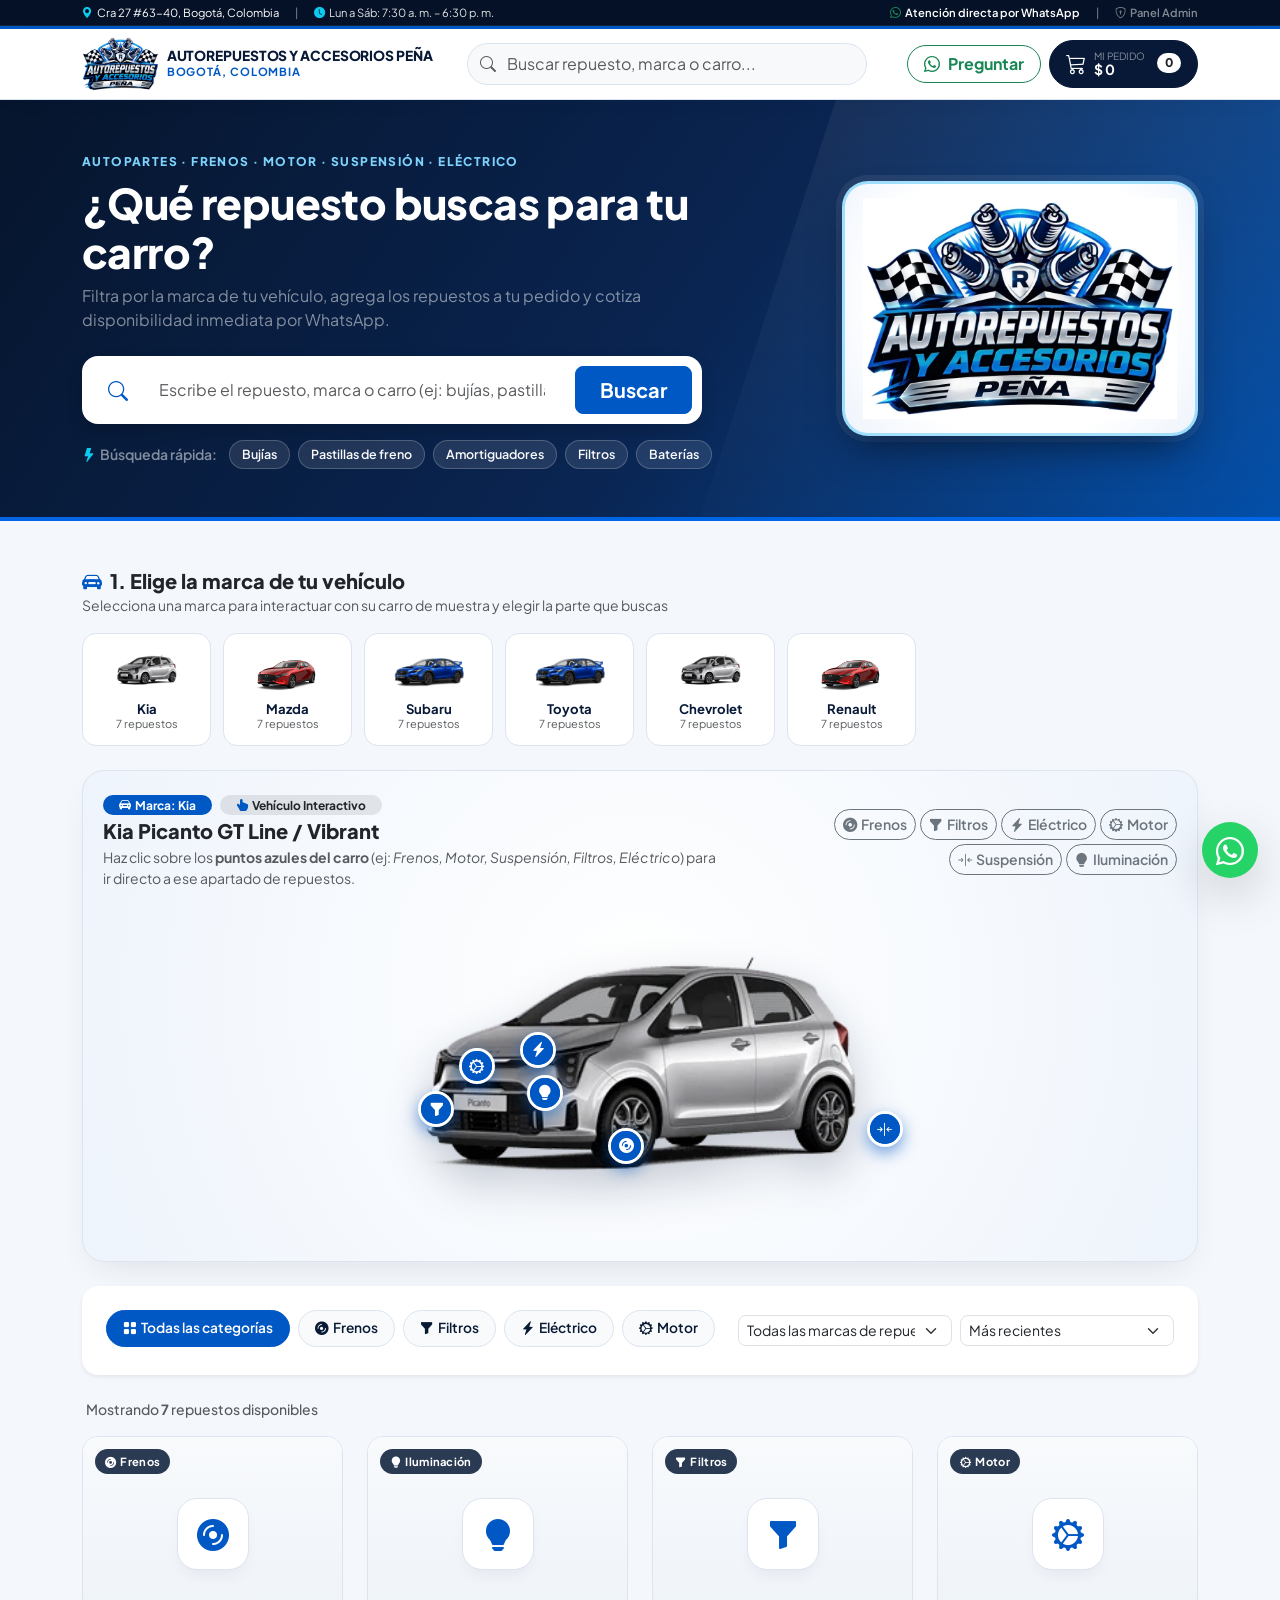
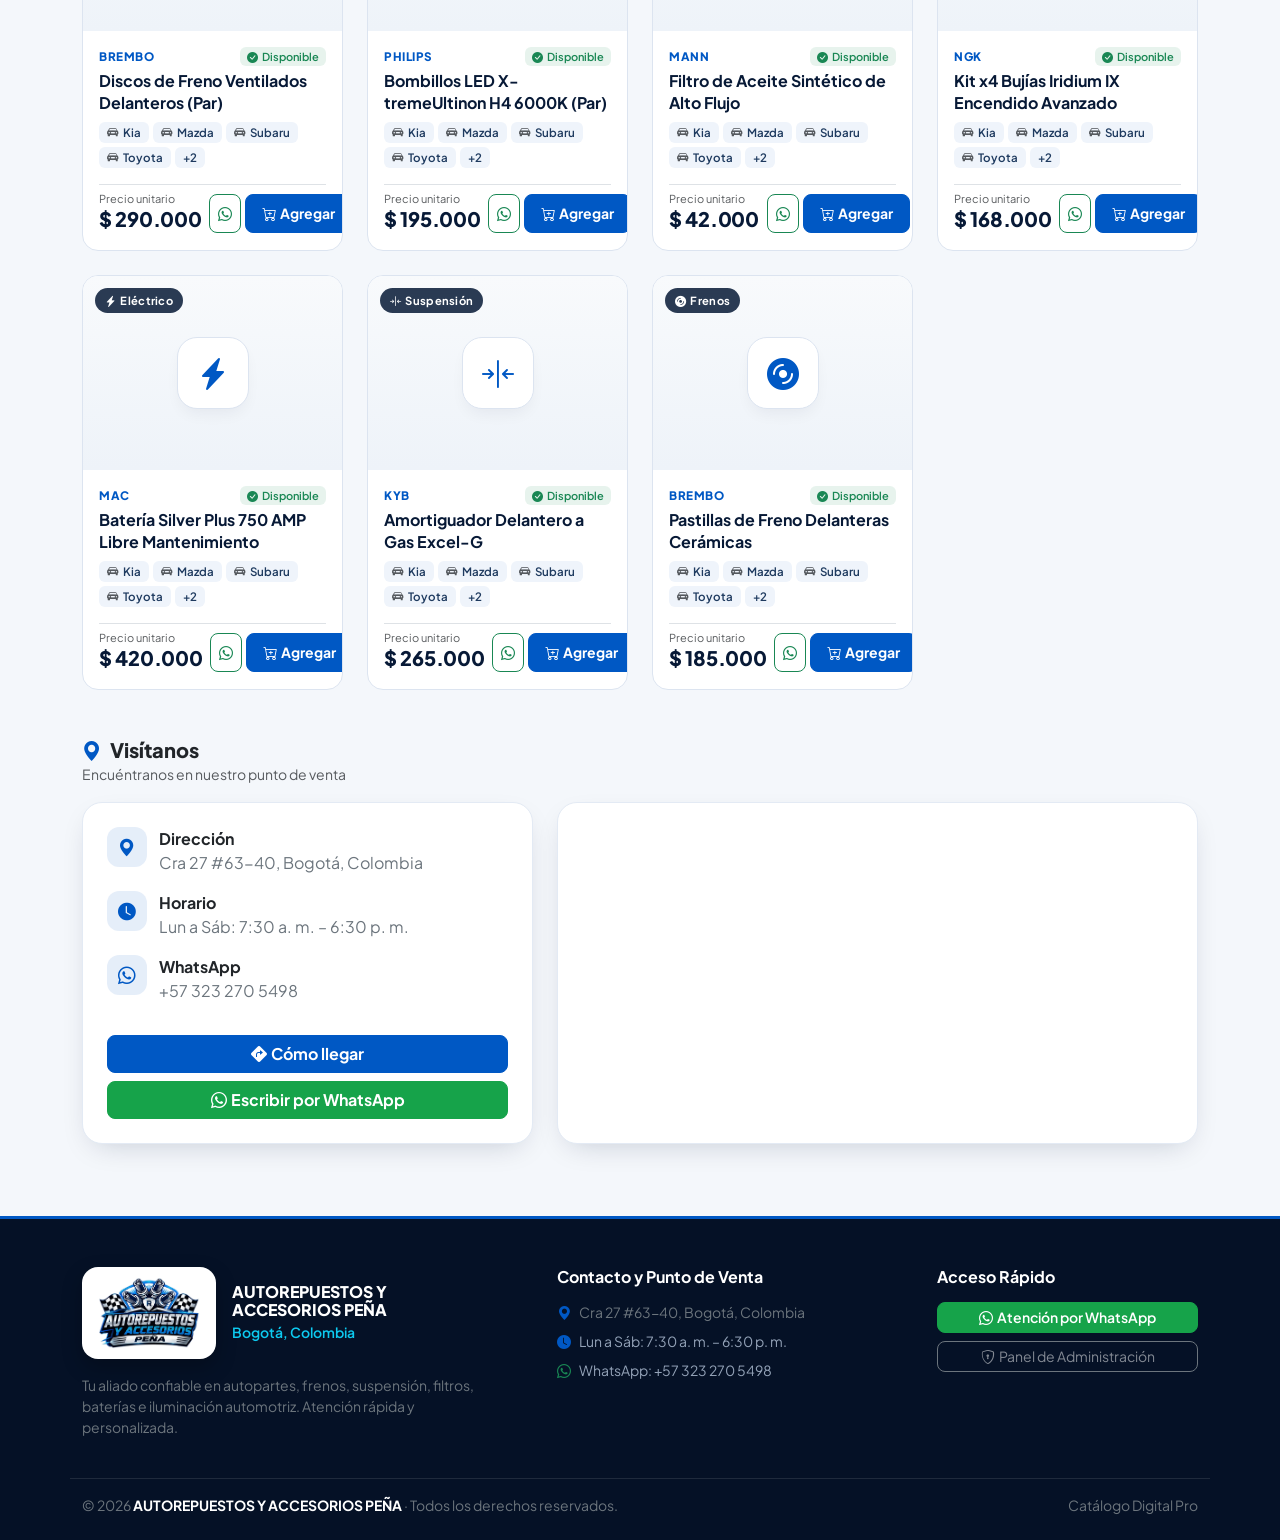
<file: index.html>
<!DOCTYPE html>
<html lang="es">
<head>
  <meta charset="utf-8">
  <meta name="viewport" content="width=device-width, initial-scale=1">
  <title>Autorepuestos y Accesorios Peña · Catálogo</title>
  <!-- Google Fonts -->
  <link rel="preconnect" href="https://fonts.googleapis.com">
  <link rel="preconnect" href="https://fonts.gstatic.com" crossorigin>
  <link href="https://fonts.googleapis.com/css2?family=Plus+Jakarta+Sans:wght@400;500;600;700;800&display=swap" rel="stylesheet">
  <!-- Bootstrap 5.3 CSS & Icons -->
  <link href="https://cdn.jsdelivr.net/npm/bootstrap@5.3.3/dist/css/bootstrap.min.css" rel="stylesheet">
  <link href="https://cdn.jsdelivr.net/npm/bootstrap-icons@1.11.3/font/bootstrap-icons.min.css" rel="stylesheet">
  <!-- Estilos con Cache-Buster -->
  <link rel="stylesheet" href="assets/css/app.css?v=5.0">
  <!-- Estilos críticos embebidos contra caché de servidor -->
  <style>
/* ==========================================================================
   AUTOREPUESTOS Y ACCESORIOS PEÑA · ESTILOS CLIENTE (BRAND BLUE) vs ADMIN ERP
   ========================================================================== */

:root {
  /* Paleta Oficial inspirada en el Logo (Azul Cobalto Eléctrico + Navy Profundo + Cromo) */
  --tp-accent: #0058c4;
  --tp-accent-hover: #004499;
  --tp-accent-light: #38bdf8;
  --tp-accent-soft: #eff6ff;
  --tp-dark: #071936;
  --tp-dark-2: #0c2754;
  --tp-bg: #f4f7fb;
  --tp-card: #ffffff;
  --tp-text: #091a34;
  --tp-muted: #5b6b82;
  --tp-border: #dce4f0;
  --tp-wa: #16a34a;
  --tp-wa-hover: #15803d;

  /* Paleta Panel Admin (Enterprise Backoffice) */
  --adm-primary: #1e293b;
  --adm-accent: #0058c4;
  --adm-sidebar: #0b1120;
  --adm-sidebar-hover: #1e293b;
  --adm-bg: #f1f5f9;
}

* {
  box-sizing: border-box;
}

body {
  font-family: 'Plus Jakarta Sans', system-ui, -apple-system, "Segoe UI", Roboto, sans-serif;
  color: var(--tp-text);
  background-color: var(--tp-bg);
  margin: 0;
  overflow-x: hidden;
}

.fw-extrabold {
  font-weight: 800;
}

.text-accent {
  color: var(--tp-accent) !important;
}

.bg-accent {
  background-color: var(--tp-accent) !important;
}

.btn-accent {
  background-color: var(--tp-accent);
  border-color: var(--tp-accent);
  color: #fff;
}
.btn-accent:hover, .btn-accent:focus {
  background-color: var(--tp-accent-hover);
  border-color: var(--tp-accent-hover);
  color: #fff;
}

.btn-whatsapp {
  background-color: var(--tp-wa);
  border-color: var(--tp-wa);
  color: #fff;
}
.btn-whatsapp:hover, .btn-whatsapp:focus {
  background-color: var(--tp-wa-hover);
  border-color: var(--tp-wa-hover);
  color: #fff;
}

/* ==========================================================================
   1. VISTA CLIENTE (TIENDA / CATÁLOGO PÚBLICO)
   ========================================================================== */

.tp-topbar {
  background-color: #051126;
  color: rgba(255, 255, 255, 0.88);
  font-size: 0.8rem;
  border-bottom: 1px solid rgba(255, 255, 255, 0.08);
}

.hover-white:hover {
  color: #fff !important;
}

.tp-navbar {
  background: #ffffff;
  border-top: 3px solid var(--tp-accent);
  border-bottom: 1px solid var(--tp-border);
  box-shadow: 0 6px 20px -8px rgba(7, 25, 54, 0.08);
  z-index: 1020;
}

.tp-nav-logo {
  height: 52px;
  width: auto;
  object-fit: contain;
  transition: transform 0.2s ease;
}
.navbar-brand:hover .tp-nav-logo {
  transform: scale(1.04);
}

.tp-brand-title {
  font-weight: 800;
  font-size: 1.15rem;
  color: var(--tp-dark);
  letter-spacing: -0.3px;
  line-height: 1.05;
  text-transform: uppercase;
}

.tp-brand-sub {
  font-size: 0.7rem;
  font-weight: 700;
  text-transform: uppercase;
  letter-spacing: 0.9px;
  color: var(--tp-accent);
}

.tp-nav-search .form-control,
.tp-nav-search .input-group-text {
  border-color: var(--tp-border);
  border-radius: 99px;
  padding-top: 0.5rem;
  padding-bottom: 0.5rem;
}
.tp-nav-search .form-control:focus {
  box-shadow: none;
  border-color: var(--tp-accent);
  background-color: #fff !important;
}
.tp-nav-search .input-group:focus-within .input-group-text {
  border-color: var(--tp-accent);
  background-color: #fff !important;
  color: var(--tp-accent) !important;
}

.tp-cart-btn {
  background: var(--tp-dark);
  color: #fff;
  border: 1px solid var(--tp-dark);
  transition: all 0.2s ease;
}
.tp-cart-btn:hover, .tp-cart-btn:focus {
  background: var(--tp-accent);
  border-color: var(--tp-accent);
  color: #fff;
}

/* Hero Banner Sencillo, Automotriz y Centrado en el Logo */
.tp-hero {
  background: linear-gradient(125deg, #06152d 0%, #0a2552 55%, #004da8 100%);
  position: relative;
  overflow: hidden;
  border-bottom: 4px solid #0066e6;
}

/* Franja diagonal deportiva sutil (estilo automotriz limpio, no IA) */
.tp-hero::before {
  content: "";
  position: absolute;
  top: 0;
  right: -8%;
  width: 48%;
  height: 100%;
  background: linear-gradient(180deg, rgba(255, 255, 255, 0.06) 0%, rgba(255, 255, 255, 0.01) 100%);
  transform: skewX(-18deg);
  pointer-events: none;
}

.tp-kicker {
  font-size: 0.75rem;
  font-weight: 800;
  letter-spacing: 1.4px;
  color: #7dd3fc;
}

.tp-hero-title {
  font-size: clamp(1.75rem, 3.4vw, 2.65rem);
  font-weight: 800;
  letter-spacing: -0.6px;
  line-height: 1.15;
}

.tp-hero-sub {
  font-size: 1rem;
  max-width: 560px;
  line-height: 1.5;
}

/* Placa blanca/cromo para destacar el Logo Oficial con 100% de contraste */
.tp-logo-showcase {
  background: radial-gradient(circle at 50% 45%, #ffffff 65%, #eef4fc 100%);
  border: 3px solid rgba(56, 189, 248, 0.45);
  border-radius: 26px;
  padding: 20px 26px;
  max-width: 340px;
  box-shadow:
    0 20px 40px -12px rgba(3, 10, 24, 0.65),
    0 0 0 6px rgba(255, 255, 255, 0.07);
  transition: transform 0.25s ease;
}
.tp-logo-showcase:hover {
  transform: translateY(-3px);
}
.tp-hero-logo {
  max-height: 210px;
  width: auto;
  display: block;
  margin: 0 auto;
}

.tp-search-box {
  max-width: 620px;
  border: 2px solid rgba(255, 255, 255, 0.15);
}

.tp-quick-tag {
  background: rgba(255, 255, 255, 0.1);
  border: 1px solid rgba(255, 255, 255, 0.2);
  color: #f8fafc;
  font-size: 0.78rem;
  font-weight: 600;
  padding: 4px 12px;
  border-radius: 99px;
  transition: all 0.15s ease;
}
.tp-quick-tag:hover {
  background: #ffffff;
  border-color: #ffffff;
  color: var(--tp-dark);
}

/* Strip de Marcas de Vehículos */
.tp-vehicle-strip {
  display: grid;
  grid-template-columns: repeat(auto-fill, minmax(125px, 1fr));
  gap: 12px;
}

.tp-vehicle-card {
  background: var(--tp-card);
  border: 1.5px solid var(--tp-border);
  border-radius: 14px;
  padding: 12px 10px;
  display: flex;
  flex-direction: column;
  align-items: center;
  justify-content: center;
  gap: 8px;
  cursor: pointer;
  transition: all 0.2s ease;
  text-align: center;
  min-height: 92px;
}
.tp-vehicle-card:hover {
  border-color: var(--tp-accent);
  transform: translateY(-2px);
  box-shadow: 0 8px 20px -6px rgba(0, 88, 196, 0.16);
}
.tp-vehicle-card.active {
  border-color: var(--tp-accent);
  background: var(--tp-accent-soft);
  box-shadow: 0 0 0 3px rgba(0, 88, 196, 0.15);
}
.tp-vehicle-logo {
  height: 36px;
  width: 72px;
  display: flex;
  align-items: center;
  justify-content: center;
}
.tp-vehicle-logo img {
  max-height: 34px;
  max-width: 68px;
  object-fit: contain;
}
.tp-vehicle-fallback {
  width: 36px;
  height: 36px;
  border-radius: 50%;
  background: #eff6ff;
  color: var(--tp-accent);
  display: grid;
  place-items: center;
  font-weight: 800;
  font-size: 0.95rem;
}
.tp-vehicle-name {
  font-size: 0.82rem;
  font-weight: 700;
  color: var(--tp-dark);
  line-height: 1.1;
}

/* Chips de Categorías */
.tp-chips-scroll {
  scrollbar-width: none;
}
.tp-chips-scroll::-webkit-scrollbar {
  display: none;
}
.tp-chip {
  border: 1px solid var(--tp-border);
  background: #f8fafc;
  color: var(--tp-text);
  border-radius: 99px;
  padding: 7px 16px;
  font-size: 0.86rem;
  font-weight: 600;
  white-space: nowrap;
  transition: all 0.18s ease;
}
.tp-chip:hover {
  border-color: var(--tp-accent);
  color: var(--tp-accent);
  background: #fff;
}
.tp-chip.on {
  background: var(--tp-accent);
  border-color: var(--tp-accent);
  color: #fff;
}

/* Tarjetas de Producto (Catálogo Cliente) */
.tp-product-card {
  background: var(--tp-card);
  border: 1px solid var(--tp-border);
  border-radius: 16px;
  overflow: hidden;
  height: 100%;
  display: flex;
  flex-direction: column;
  transition: all 0.25s cubic-bezier(0.16, 1, 0.3, 1);
  cursor: pointer;
  position: relative;
}
.tp-product-card:hover {
  transform: translateY(-5px);
  border-color: rgba(0, 88, 196, 0.45);
  box-shadow: 0 16px 32px -10px rgba(7, 25, 54, 0.14);
}

.tp-product-img-wrap {
  aspect-ratio: 4 / 3;
  background: linear-gradient(180deg, #f8fafc 0%, #eef3f9 100%);
  position: relative;
  display: flex;
  align-items: center;
  justify-content: center;
  overflow: hidden;
  padding: 16px;
  border-bottom: 1px solid #eef3f9;
}
.tp-product-img-wrap img {
  width: 100%;
  height: 100%;
  object-fit: contain;
  transition: transform 0.35s ease;
}
.tp-product-card:hover .tp-product-img-wrap img {
  transform: scale(1.06);
}
.tp-product-placeholder {
  width: 72px;
  height: 72px;
  border-radius: 20px;
  background: #fff;
  border: 1px solid var(--tp-border);
  box-shadow: 0 8px 16px -4px rgba(7, 25, 54, 0.06);
  display: grid;
  place-items: center;
  font-size: 2rem;
  color: var(--tp-accent);
  font-weight: 800;
}

.tp-cat-badge {
  position: absolute;
  top: 12px;
  left: 12px;
  background: rgba(7, 25, 54, 0.85);
  backdrop-filter: blur(6px);
  color: #fff;
  font-size: 0.7rem;
  font-weight: 700;
  padding: 4px 10px;
  border-radius: 99px;
  letter-spacing: 0.3px;
}

.tp-brand-pill {
  font-size: 0.73rem;
  font-weight: 800;
  text-transform: uppercase;
  letter-spacing: 0.5px;
  color: var(--tp-accent);
}

.tp-product-title {
  font-size: 1rem;
  font-weight: 700;
  color: var(--tp-dark);
  line-height: 1.35;
  display: -webkit-box;
  -webkit-line-clamp: 2;
  -webkit-box-orient: vertical;
  overflow: hidden;
}

.tp-vehicle-tag {
  display: inline-flex;
  align-items: center;
  gap: 4px;
  font-size: 0.72rem;
  font-weight: 600;
  background: #eff4fb;
  color: #1e3a5f;
  border-radius: 6px;
  padding: 2px 8px;
}

.tp-price {
  font-size: 1.25rem;
  font-weight: 800;
  color: var(--tp-dark);
  letter-spacing: -0.3px;
}

/* Modal de Detalle */
.tp-modal-img-col {
  background: linear-gradient(145deg, #f8fafc 0%, #e2eaf5 100%);
  min-height: 300px;
  display: flex;
  align-items: center;
  justify-content: center;
  padding: 28px;
}
.tp-modal-img-col img {
  max-width: 100%;
  max-height: 320px;
  object-fit: contain;
}

.tp-qty-box {
  display: inline-flex;
  align-items: center;
  border: 1.5px solid var(--tp-border);
  border-radius: 10px;
  background: #fff;
  overflow: hidden;
}
.tp-qty-box button {
  border: 0;
  background: transparent;
  width: 38px;
  height: 38px;
  font-weight: 700;
  font-size: 1.1rem;
  color: var(--tp-dark);
  transition: background 0.15s;
}
.tp-qty-box button:hover {
  background: #f1f5f9;
}
.tp-qty-box span {
  min-width: 40px;
  text-align: center;
  font-weight: 700;
  font-size: 0.95rem;
}

/* Carrito Offcanvas */
.tp-cart-offcanvas {
  width: min(430px, 100vw) !important;
}
.tp-cart-header-icon {
  width: 38px;
  height: 38px;
  border-radius: 10px;
  background: var(--tp-accent-soft);
  color: var(--tp-accent);
  display: grid;
  place-items: center;
  font-size: 1.15rem;
}
.tp-cart-item {
  background: #fff;
  border: 1px solid var(--tp-border);
  border-radius: 12px;
  padding: 12px;
  margin-bottom: 10px;
  transition: border-color 0.15s;
}
.tp-cart-item:hover {
  border-color: #cbd5e1;
}

/* Botón Flotante WhatsApp */
.tp-wa-float {
  position: fixed;
  right: 22px;
  bottom: 22px;
  width: 56px;
  height: 56px;
  border-radius: 50%;
  background: #25d366;
  color: #fff;
  display: grid;
  place-items: center;
  font-size: 1.75rem;
  text-decoration: none;
  z-index: 1030;
  transition: transform 0.2s ease, box-shadow 0.2s ease;
}
.tp-wa-float:hover {
  color: #fff;
  transform: scale(1.08);
  box-shadow: 0 10px 25px rgba(37, 211, 102, 0.45) !important;
}

/* Footer Cliente */
.tp-footer {
  background: #051126;
  color: #94a3b8;
  border-top: 3px solid var(--tp-accent);
}
.tp-footer-logo-box {
  display: inline-block;
  background: #ffffff;
  padding: 10px 16px;
  border-radius: 16px;
  box-shadow: 0 8px 20px rgba(0, 0, 0, 0.25);
}
.tp-footer-logo-box img {
  height: 64px;
  width: auto;
  object-fit: contain;
}

/* Toast */
.tp-toast {
  background: var(--tp-dark);
  color: #fff;
  padding: 10px 20px;
  border-radius: 99px;
  font-weight: 600;
  font-size: 0.9rem;
  box-shadow: 0 10px 25px rgba(7, 25, 54, 0.25);
  opacity: 0;
  transform: translateY(15px);
  transition: all 0.25s ease;
  pointer-events: none;
}
.tp-toast.show {
  opacity: 1;
  transform: translateY(0);
}

/* ==========================================================================
   2. VISTA ADMINISTRACIÓN (ERP / BACKOFFICE DIFERENCIADO)
   ========================================================================== */

body.admin-body {
  background-color: var(--adm-bg);
}

.adm-login-wrapper {
  min-height: 100vh;
  background: linear-gradient(135deg, #0b1120 0%, #1e293b 100%);
  display: flex;
  align-items: center;
  justify-content: center;
  padding: 20px;
}

.adm-login-card {
  width: 100%;
  max-width: 440px;
  background: #ffffff;
  border-radius: 20px;
  box-shadow: 0 25px 50px -12px rgba(0, 0, 0, 0.5);
  overflow: hidden;
}

.adm-shell {
  display: flex;
  min-height: 100vh;
  background-color: var(--adm-bg);
}

/* Sidebar Admin */
.adm-sidebar {
  width: 265px;
  background: var(--adm-sidebar);
  color: #cbd5e1;
  display: flex;
  flex-direction: column;
  flex-shrink: 0;
  border-right: 1px solid rgba(255, 255, 255, 0.07);
}

.adm-sidebar-brand {
  padding: 18px 20px;
  border-bottom: 1px solid rgba(255, 255, 255, 0.08);
  display: flex;
  align-items: center;
  gap: 12px;
}
.adm-brand-badge {
  width: 64px;
  height: 44px;
  border-radius: 10px;
  background: #ffffff;
  padding: 3px;
  display: grid;
  place-items: center;
  flex-shrink: 0;
}
.adm-brand-badge img {
  width: 100%;
  height: 100%;
  object-fit: contain;
}

.adm-nav {
  padding: 16px 12px;
  flex: 1;
  display: flex;
  flex-direction: column;
  gap: 4px;
}

.adm-nav-label {
  font-size: 0.68rem;
  font-weight: 700;
  text-transform: uppercase;
  letter-spacing: 1px;
  color: #64748b;
  padding: 10px 12px 4px;
}

.adm-nav-btn {
  display: flex;
  align-items: center;
  justify-content: space-between;
  width: 100%;
  border: 0;
  background: transparent;
  color: #94a3b8;
  padding: 10px 14px;
  border-radius: 10px;
  font-size: 0.9rem;
  font-weight: 600;
  text-align: left;
  transition: all 0.18s ease;
}
.adm-nav-btn:hover {
  background: var(--adm-sidebar-hover);
  color: #fff;
}
.adm-nav-btn.on {
  background: var(--adm-accent);
  color: #fff;
  box-shadow: 0 6px 16px -4px rgba(0, 88, 196, 0.45);
}

/* Main Admin Workspace */
.adm-main {
  flex: 1;
  display: flex;
  flex-direction: column;
  min-width: 0;
}

.adm-topbar {
  background: #fff;
  border-bottom: 1px solid #e2e8f0;
  padding: 14px 28px;
  display: flex;
  flex-wrap: wrap;
  align-items: center;
  justify-content: space-between;
  gap: 12px;
  position: sticky;
  top: 0;
  z-index: 20;
}

.adm-content {
  padding: 28px;
  flex: 1;
}

.adm-kpi-card {
  background: #fff;
  border: 1px solid #e2e8f0;
  border-radius: 16px;
  padding: 20px;
  display: flex;
  align-items: center;
  justify-content: space-between;
  box-shadow: 0 2px 6px rgba(15, 23, 42, 0.02);
}

.adm-kpi-icon {
  width: 50px;
  height: 50px;
  border-radius: 14px;
  display: grid;
  place-items: center;
  font-size: 1.45rem;
}

.adm-card {
  background: #fff;
  border: 1px solid #e2e8f0;
  border-radius: 16px;
  box-shadow: 0 2px 8px rgba(15, 23, 42, 0.03);
  overflow: hidden;
}

.adm-table th {
  background: #f8fafc;
  font-size: 0.74rem;
  font-weight: 700;
  text-transform: uppercase;
  letter-spacing: 0.5px;
  color: #64748b;
  padding: 13px 16px;
  border-bottom: 1px solid #e2e8f0;
}
.adm-table td {
  padding: 13px 16px;
  vertical-align: middle;
  border-bottom: 1px solid #f1f5f9;
  font-size: 0.9rem;
}
.adm-table tr:last-child td {
  border-bottom: 0;
}

.adm-thumb {
  width: 42px;
  height: 42px;
  border-radius: 10px;
  background: #f1f5f9;
  border: 1px solid #e2e8f0;
  display: grid;
  place-items: center;
  overflow: hidden;
  font-weight: 700;
  color: #475569;
  flex-shrink: 0;
}
.adm-thumb img {
  width: 100%;
  height: 100%;
  object-fit: contain;
}

.adm-veh-grid {
  display: grid;
  grid-template-columns: repeat(auto-fill, minmax(150px, 1fr));
  gap: 8px;
  max-height: 200px;
  overflow-y: auto;
  padding: 12px;
  background: #f8fafc;
  border: 1px solid #e2e8f0;
  border-radius: 10px;
}

@media (max-width: 991.98px) {
  .tp-logo-showcase {
    max-width: 240px;
    padding: 14px 18px;
  }
  .tp-hero-logo {
    max-height: 145px;
  }
  .adm-shell {
    flex-direction: column;
  }
  .adm-sidebar {
    width: 100%;
  }
  .adm-nav {
    flex-direction: row;
    overflow-x: auto;
    padding: 10px 12px;
  }
  .adm-nav-label {
    display: none;
  }
  .adm-nav-btn {
    width: auto;
    white-space: nowrap;
  }
  .adm-content {
    padding: 18px 14px;
  }
  .adm-topbar {
    padding: 12px 16px;
  }
}


/* Blindaje de dimensiones de imágenes y logos */
img.tp-nav-logo {
  height: 54px !important;
  max-height: 54px !important;
  width: auto !important;
  max-width: 90px !important;
  object-fit: contain !important;
}
img.tp-hero-logo {
  max-height: 230px !important;
  width: auto !important;
  max-width: 100% !important;
  object-fit: contain !important;
}
.tp-logo-showcase {
  max-width: 360px !important;
  padding: 14px 18px !important;
}

  
/* ===== v5 · Peña: marca, ubicación y carga de fotos ===== */
.tp-brand-title { font-size: 0.86rem !important; letter-spacing: -0.1px !important; max-width: 230px; line-height: 1.12 !important; }
@media (min-width: 1200px) { .tp-brand-title { max-width: 260px; } }

.tp-map-card { border-radius: 20px; overflow: hidden; background: #fff; box-shadow: 0 10px 30px -12px rgba(7, 25, 54, 0.22); border: 1px solid #e3eaf4; }
.tp-map-frame { width: 100%; height: 100%; min-height: 340px; border: 0; display: block; }
.tp-loc-item { display: flex; gap: 12px; align-items: flex-start; }
.tp-loc-ico { width: 40px; height: 40px; border-radius: 12px; background: rgba(0, 88, 196, 0.1); color: var(--tp-accent); display: grid; place-items: center; flex-shrink: 0; font-size: 1.1rem; }

.adm-photo-box { display: flex; align-items: center; gap: 16px; padding: 14px; background: #f8fafc; border: 1px dashed #b9c6da; border-radius: 14px; }
.adm-photo-prev { width: 104px; height: 104px; border-radius: 12px; background: #fff; border: 1px solid #e2e8f0; display: grid; place-items: center; overflow: hidden; flex-shrink: 0; color: #94a3b8; font-size: 2rem; }
.adm-photo-prev img { width: 100%; height: 100%; object-fit: contain; }
@media (max-width: 575px) { .adm-photo-box { flex-direction: column; text-align: center; } }


/* ===== v6 · Vehículo Interactivo por Marca (Hotspots) + Carga de Imagen de Marca ===== */
.tp-car-showcase-box {
  background: radial-gradient(circle at 50% 45%, #ffffff 0%, #eef4fc 100%);
  border: 1.5px solid var(--tp-border);
  border-radius: 22px;
  padding: 24px 20px;
  position: relative;
  overflow: hidden;
  box-shadow: 0 14px 34px -12px rgba(7, 25, 54, 0.1);
}

.tp-car-stage {
  position: relative;
  max-width: 680px;
  margin: 12px auto 6px;
  user-select: none;
  min-height: 240px;
  display: flex;
  align-items: center;
  justify-content: center;
}

.tp-car-stage img.tp-car-img {
  width: 100%;
  max-height: 330px;
  object-fit: contain;
  display: block;
  filter: drop-shadow(0 18px 22px rgba(7, 25, 54, 0.22));
  transition: transform 0.35s ease;
}

.tp-hotspot {
  position: absolute;
  width: 36px;
  height: 36px;
  margin-left: -18px;
  margin-top: -18px;
  border-radius: 50%;
  background: var(--tp-accent);
  color: #ffffff;
  border: 3px solid #ffffff;
  display: flex;
  align-items: center;
  justify-content: center;
  cursor: pointer;
  z-index: 15;
  box-shadow: 0 6px 16px rgba(0, 88, 196, 0.55);
  transition: transform 0.2s ease, background-color 0.2s ease;
  font-size: 0.95rem;
  padding: 0;
}

.tp-hotspot::after {
  content: "";
  position: absolute;
  width: 100%;
  height: 100%;
  border-radius: 50%;
  border: 2px solid var(--tp-accent);
  animation: tpPulseHotspot 1.8s infinite ease-out;
  pointer-events: none;
}

.tp-hotspot:hover,
.tp-hotspot.active {
  transform: scale(1.22);
  background: #e11d48;
  box-shadow: 0 8px 20px rgba(225, 29, 72, 0.6);
  z-index: 25;
}

.tp-hotspot.active::after {
  border-color: #e11d48;
}

.tp-hotspot-tip {
  position: absolute;
  bottom: 130%;
  left: 50%;
  transform: translateX(-50%) translateY(6px);
  background: var(--tp-dark);
  color: #ffffff;
  padding: 6px 12px;
  border-radius: 8px;
  font-size: 0.76rem;
  font-weight: 700;
  white-space: nowrap;
  opacity: 0;
  visibility: hidden;
  transition: all 0.2s ease;
  box-shadow: 0 8px 20px rgba(7, 25, 54, 0.28);
  pointer-events: none;
}

.tp-hotspot-tip::after {
  content: "";
  position: absolute;
  top: 100%;
  left: 50%;
  margin-left: -5px;
  border-width: 5px;
  border-style: solid;
  border-color: var(--tp-dark) transparent transparent transparent;
}

.tp-hotspot:hover .tp-hotspot-tip,
.tp-hotspot.active .tp-hotspot-tip {
  opacity: 1;
  visibility: visible;
  transform: translateX(-50%) translateY(0);
}

@keyframes tpPulseHotspot {
  0% { transform: scale(1); opacity: 0.9; }
  100% { transform: scale(2.15); opacity: 0; }
}

.tp-vehicle-card .tp-vehicle-logo {
  height: 48px;
  width: 96px;
}
.tp-vehicle-card .tp-vehicle-logo img {
  max-height: 46px;
  max-width: 92px;
  object-fit: contain;
}

  </style>
</head>
<body class="client-body">

  <!-- =====================================================================
       VISTA CLIENTE (TIENDA / CATÁLOGO PÚBLICO)
       ===================================================================== -->
  <div id="clientApp">
    <!-- Topbar informativa -->
    <div class="tp-topbar">
      <div class="container d-flex flex-wrap justify-content-between align-items-center py-1">
        <div class="d-flex align-items-center gap-3 small">
          <a href="#ubicacion" id="topAddress" class="text-white text-decoration-none"><i class="bi bi-geo-alt-fill text-info me-1"></i>Cra 27 #63-40, Bogotá, Colombia</a>
          <span class="d-none d-md-inline text-white-50">|</span>
          <span id="topHours" class="d-none d-md-inline"><i class="bi bi-clock-fill text-info me-1"></i>Lun a Sáb: 7:30 a. m. – 6:30 p. m.</span>
        </div>
        <div class="d-flex align-items-center gap-3 small">
          <a href="#" id="topWaLink" target="_blank" rel="noopener" class="text-white text-decoration-none fw-semibold">
            <i class="bi bi-whatsapp text-success me-1"></i>Atención directa por WhatsApp
          </a>
          <span class="text-white-50">|</span>
          <a href="admin.html" class="text-white-50 text-decoration-none hover-white fw-semibold" title="Ir al Panel de Administración">
            <i class="bi bi-shield-lock me-1"></i>Panel Admin
          </a>
        </div>
      </div>
    </div>

    <!-- Navbar Principal -->
    <header class="tp-navbar sticky-top">
      <div class="container py-2">
        <div class="d-flex align-items-center justify-content-between gap-3">
          <!-- Brand con el Logo Real y tamaño controlado -->
          <a class="navbar-brand d-flex align-items-center gap-2 text-decoration-none py-0" href="#">
            <img src="assets/img/logo.webp?v=5.0" alt="Autorepuestos y Accesorios Peña" class="tp-nav-logo" height="54" style="height:54px;width:auto;max-width:90px;object-fit:contain;">
            <div class="d-none d-sm-block">
              <span class="tp-brand-title d-block" id="brand">Autorepuestos y Accesorios Peña</span>
              <span class="tp-brand-sub d-block">Bogotá, Colombia</span>
            </div>
          </a>

          <!-- Buscador rápido en escritorio -->
          <div class="tp-nav-search d-none d-lg-block flex-grow-1 mx-4" style="max-width: 460px;">
            <div class="input-group">
              <span class="input-group-text bg-light border-end-0 text-muted"><i class="bi bi-search"></i></span>
              <input type="search" id="navSearchInput" class="form-control bg-light border-start-0 ps-0" placeholder="Buscar repuesto, marca o carro...">
            </div>
          </div>

          <!-- Acciones Derecha -->
          <div class="d-flex align-items-center gap-2">
            <a id="navWaBtn" href="#" target="_blank" rel="noopener" class="btn btn-outline-success d-none d-md-inline-flex align-items-center gap-2 fw-bold rounded-pill px-3">
              <i class="bi bi-whatsapp"></i>
              <span>Preguntar</span>
            </a>
            <button class="btn tp-cart-btn position-relative d-inline-flex align-items-center gap-2 rounded-pill px-3 py-2" type="button" data-bs-toggle="offcanvas" data-bs-target="#cartOffcanvas" aria-controls="cartOffcanvas">
              <i class="bi bi-cart3 fs-5"></i>
              <div class="text-start lh-1 d-none d-sm-block">
                <small class="d-block text-white-50" style="font-size:10px;">MI PEDIDO</small>
                <span class="fw-bold small" id="navCartTotal">$0</span>
              </div>
              <span class="badge rounded-pill bg-white text-dark fw-extrabold ms-1" id="cnt">0</span>
            </button>
          </div>
        </div>
      </div>
    </header>

    <!-- Hero Banner Sencillo, Llamativo y con el Logo Bien Proporcionado -->
    <section class="tp-hero">
      <div class="container py-4 py-lg-5 position-relative">
        <div class="row align-items-center g-4">
          <!-- Columna Logo Oficial -->
          <div class="col-lg-4 order-1 order-lg-2 text-center">
            <div class="tp-logo-showcase mx-auto">
              <img src="assets/img/logo.webp?v=5.0" alt="Autorepuestos y Accesorios Peña" class="img-fluid tp-hero-logo" height="230" style="max-height:230px;width:auto;max-width:100%;object-fit:contain;">
            </div>
          </div>

          <!-- Columna Buscador Directo -->
          <div class="col-lg-8 order-2 order-lg-1 text-center text-lg-start">
            <span class="tp-kicker d-inline-block mb-2">AUTOPARTES · FRENOS · MOTOR · SUSPENSIÓN · ELÉCTRICO</span>
            <h1 class="tp-hero-title text-white mb-2">
              ¿Qué repuesto buscas para tu carro?
            </h1>
            <p class="tp-hero-sub text-white-50 mb-4 mx-auto mx-lg-0">
              Filtra por la marca de tu vehículo, agrega los repuestos a tu pedido y cotiza disponibilidad inmediata por WhatsApp.
            </p>

            <!-- Barra de búsqueda limpia y directa -->
            <div class="tp-search-box p-2 bg-white rounded-4 shadow mx-auto mx-lg-0">
              <div class="input-group input-group-lg">
                <span class="input-group-text bg-transparent border-0 text-accent ps-3">
                  <i class="bi bi-search fs-5"></i>
                </span>
                <input type="search" id="q" class="form-control border-0 shadow-none fs-6" placeholder="Escribe el repuesto, marca o carro (ej: bujías, pastillas, Toyota)...">
                <button type="button" class="btn btn-accent fw-bold px-4 rounded-3 d-none d-sm-inline-block" onclick="document.getElementById('catalogSection').scrollIntoView({behavior:'smooth'})">
                  Buscar
                </button>
              </div>
            </div>

            <!-- Búsquedas rápidas de 1 clic -->
            <div class="d-flex flex-wrap align-items-center justify-content-center justify-content-lg-start gap-2 mt-3">
              <small class="text-white-50 fw-semibold me-1"><i class="bi bi-lightning-fill text-info me-1"></i>Búsqueda rápida:</small>
              <button type="button" class="tp-quick-tag" data-quick="Bujías">Bujías</button>
              <button type="button" class="tp-quick-tag" data-quick="Pastillas">Pastillas de freno</button>
              <button type="button" class="tp-quick-tag" data-quick="Amortiguador">Amortiguadores</button>
              <button type="button" class="tp-quick-tag" data-quick="Filtro">Filtros</button>
              <button type="button" class="tp-quick-tag" data-quick="Batería">Baterías</button>
            </div>
          </div>
        </div>
      </div>
    </section>

    <!-- Contenido Principal del Catálogo -->
    <main class="container py-4 py-lg-5" id="catalogSection">
      <!-- Filtro por Marca de Vehículo (Con Logos / Carros) -->
      <div class="mb-4" id="vehicleFilterWrap">
        <div class="d-flex justify-content-between align-items-center mb-3">
          <div>
            <h2 class="h5 fw-extrabold mb-0 text-dark"><i class="bi bi-car-front-fill text-accent me-2"></i>1. Elige la marca de tu vehículo</h2>
            <small class="text-muted">Selecciona una marca para interactuar con su carro de muestra y elegir la parte que buscas</small>
          </div>
          <button type="button" id="clearVehicleBtn" class="btn btn-sm btn-outline-primary rounded-pill px-3 fw-bold d-none">
            <i class="bi bi-grid-fill me-1"></i>Ver todas las marcas
          </button>
        </div>
        <div class="tp-vehicle-strip" id="vehicleStrip"></div>
      </div>

      <!-- Visor de Carro Interactivo por Marca -->
      <div class="mb-4" id="interactiveCarWrap"></div>

      <!-- Barra de Herramientas: Categorías + Filtros + Ordenamiento -->
      <div class="card border-0 shadow-sm rounded-4 mb-4">
        <div class="card-body p-3 p-lg-4">
          <div class="row g-3 align-items-center justify-content-between">
            <!-- Chips de Categorías -->
            <div class="col-12 col-lg-7">
              <div class="d-flex align-items-center gap-2 overflow-auto pb-1 tp-chips-scroll" id="chips"></div>
            </div>
            <!-- Selectores de Marca de Producto y Orden -->
            <div class="col-12 col-lg-5">
              <div class="row g-2">
                <div class="col-6">
                  <select id="brandFilter" class="form-select form-select-sm rounded-3">
                    <option value="">Todas las marcas de repuesto</option>
                  </select>
                </div>
                <div class="col-6">
                  <select id="sortFilter" class="form-select form-select-sm rounded-3">
                    <option value="recent">Más recientes</option>
                    <option value="price_asc">Precio: menor a mayor</option>
                    <option value="price_desc">Precio: mayor a menor</option>
                    <option value="name_asc">Nombre: A - Z</option>
                  </select>
                </div>
              </div>
            </div>
          </div>

          <!-- Resumen de filtros activos -->
          <div id="activeFiltersBar" class="d-none pt-3 mt-3 border-top d-flex flex-wrap align-items-center justify-content-between gap-2">
            <div class="d-flex flex-wrap align-items-center gap-2" id="activeFilterBadges"></div>
            <button type="button" id="resetAllFilters" class="btn btn-sm btn-outline-secondary rounded-pill">
              <i class="bi bi-arrow-counterclockwise me-1"></i>Limpiar filtros
            </button>
          </div>
        </div>
      </div>

      <!-- Contador de resultados -->
      <div class="d-flex justify-content-between align-items-center mb-3 px-1">
        <span class="text-muted small fw-medium" id="resultsCount">Cargando catálogo...</span>
      </div>

      <!-- Grid de Productos -->
      <div class="row row-cols-1 row-cols-sm-2 row-cols-lg-3 row-cols-xl-4 g-4" id="grid"></div>
    </main>

    <!-- Ubicación y mapa -->
    <section class="container pb-4" id="ubicacion">
      <div class="d-flex align-items-center justify-content-between mb-3">
        <div>
          <h2 class="h5 fw-extrabold mb-0 text-dark"><i class="bi bi-geo-alt-fill text-accent me-2"></i>Visítanos</h2>
          <small class="text-muted">Encuéntranos en nuestro punto de venta</small>
        </div>
      </div>
      <div class="row g-3 g-lg-4" id="locBox"></div>
    </section>

    <!-- Footer -->
    <footer class="tp-footer mt-5 pt-5 pb-4" id="foot"></footer>

    <!-- Botón flotante de WhatsApp -->
    <a href="#" id="waFloat" target="_blank" rel="noopener" class="tp-wa-float shadow-lg" title="Chatear por WhatsApp">
      <i class="bi bi-whatsapp"></i>
    </a>
  </div>

  <!-- =====================================================================
       MODAL DE DETALLE DE PRODUCTO (VISTA CLIENTE)
       ===================================================================== -->
  <div class="modal fade" id="productModal" tabindex="-1" aria-hidden="true">
    <div class="modal-dialog modal-dialog-centered modal-lg">
      <div class="modal-content border-0 rounded-4 overflow-hidden shadow-lg" id="productModalContent"></div>
    </div>
  </div>

  <!-- =====================================================================
       OFFCANVAS CARRITO DE PEDIDO (VISTA CLIENTE)
       ===================================================================== -->
  <div class="offcanvas offcanvas-end tp-cart-offcanvas" tabindex="-1" id="cartOffcanvas" aria-labelledby="cartOffcanvasLabel">
    <div class="offcanvas-header border-bottom py-3">
      <div class="d-flex align-items-center gap-2">
        <div class="tp-cart-header-icon">
          <i class="bi bi-bag-check-fill"></i>
        </div>
        <div>
          <h5 class="offcanvas-title fw-bold mb-0" id="cartOffcanvasLabel">Tu Pedido</h5>
          <small class="text-muted">Cotización rápida por WhatsApp</small>
        </div>
      </div>
      <button type="button" class="btn-close" data-bs-dismiss="offcanvas" aria-label="Cerrar"></button>
    </div>
    <div class="offcanvas-body d-flex flex-column p-0">
      <div id="items" class="flex-grow-1 overflow-auto p-3"></div>
      <div class="p-3 bg-light border-top">
        <div class="mb-2">
          <label class="form-label small fw-semibold text-muted mb-1"><i class="bi bi-person me-1"></i>Tu nombre y vehículo (opcional)</label>
          <input type="text" id="cartCustomerNote" class="form-control form-control-sm" placeholder="Ej: Juan Moreno - Chevrolet Tracker 2021">
        </div>
        <div class="d-flex justify-content-between align-items-center py-2">
          <div>
            <span class="text-muted small d-block">Total estimado</span>
            <strong class="fs-4 text-dark" id="total">$0</strong>
          </div>
          <button type="button" id="clearCartBtn" class="btn btn-sm btn-outline-danger rounded-pill d-none">
            <i class="bi bi-trash3 me-1"></i>Vaciar
          </button>
        </div>
        <a class="btn btn-whatsapp w-100 py-2 fw-bold rounded-3 d-flex align-items-center justify-content-center gap-2 shadow-sm" id="waCart" target="_blank" rel="noopener">
          <i class="bi bi-whatsapp fs-5"></i>
          <span>Enviar pedido por WhatsApp</span>
        </a>
      </div>
    </div>
  </div>

  <!-- =====================================================================
       VISTA ADMINISTRACIÓN (EN CASO DE ENTRAR CON #admin)
       ===================================================================== -->
  <div id="adminApp" hidden></div>

  <!-- Toast de notificaciones -->
  <div class="toast-container position-fixed bottom-0 start-50 translate-middle-x p-3" style="z-index: 2000;">
    <div id="toast" class="tp-toast" role="status" aria-live="polite"></div>
  </div>

  <!-- Bootstrap 5.3 JS Bundle -->
  <script src="https://cdn.jsdelivr.net/npm/bootstrap@5.3.3/dist/js/bootstrap.bundle.min.js"></script>
  <!-- Scripts con Cache-Buster (?v=5.0) para forzar actualización en el navegador -->
  <script src="assets/js/config.js?v=5.0"></script>
  <script src="assets/js/store.js?v=5.0"></script>
  <script src="assets/js/admin.js?v=5.0"></script>
  <script src="assets/js/app.js?v=5.0"></script>
</body>
</html>
</file>
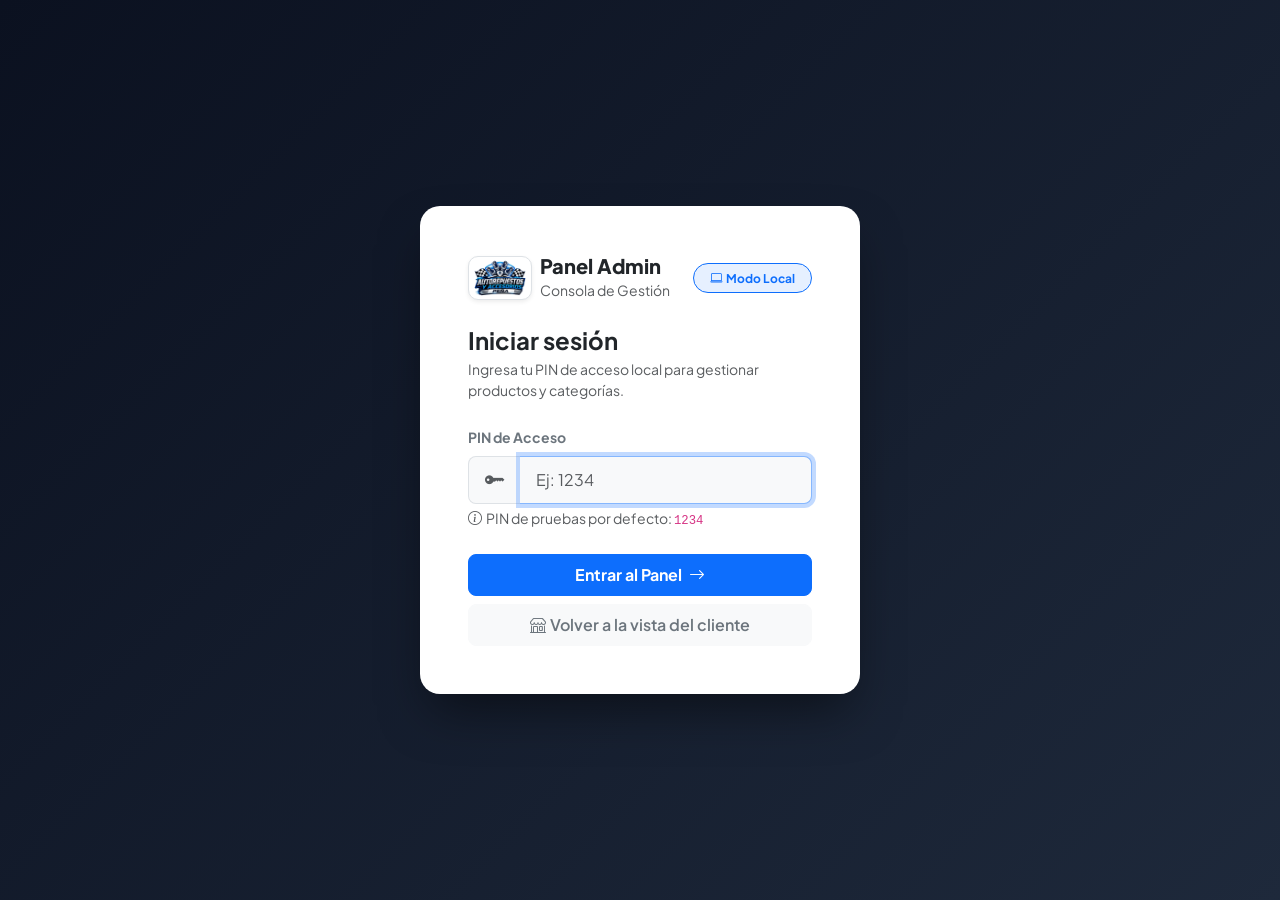
<file: admin.html>
<!DOCTYPE html>
<html lang="es">
<head>
  <meta charset="utf-8">
  <meta name="viewport" content="width=device-width, initial-scale=1">
  <title>Panel de Administración · Autorepuestos y Accesorios Peña</title>
  <link rel="preconnect" href="https://fonts.googleapis.com">
  <link rel="preconnect" href="https://fonts.gstatic.com" crossorigin>
  <link href="https://fonts.googleapis.com/css2?family=Plus+Jakarta+Sans:wght@400;500;600;700;800&display=swap" rel="stylesheet">
  <link href="https://cdn.jsdelivr.net/npm/bootstrap@5.3.3/dist/css/bootstrap.min.css" rel="stylesheet">
  <link href="https://cdn.jsdelivr.net/npm/bootstrap-icons@1.11.3/font/bootstrap-icons.min.css" rel="stylesheet">
  <link rel="stylesheet" href="assets/css/app.css?v=5.0">
  <style>
/* ==========================================================================
   AUTOREPUESTOS Y ACCESORIOS PEÑA · ESTILOS CLIENTE (BRAND BLUE) vs ADMIN ERP
   ========================================================================== */

:root {
  /* Paleta Oficial inspirada en el Logo (Azul Cobalto Eléctrico + Navy Profundo + Cromo) */
  --tp-accent: #0058c4;
  --tp-accent-hover: #004499;
  --tp-accent-light: #38bdf8;
  --tp-accent-soft: #eff6ff;
  --tp-dark: #071936;
  --tp-dark-2: #0c2754;
  --tp-bg: #f4f7fb;
  --tp-card: #ffffff;
  --tp-text: #091a34;
  --tp-muted: #5b6b82;
  --tp-border: #dce4f0;
  --tp-wa: #16a34a;
  --tp-wa-hover: #15803d;

  /* Paleta Panel Admin (Enterprise Backoffice) */
  --adm-primary: #1e293b;
  --adm-accent: #0058c4;
  --adm-sidebar: #0b1120;
  --adm-sidebar-hover: #1e293b;
  --adm-bg: #f1f5f9;
}

* {
  box-sizing: border-box;
}

body {
  font-family: 'Plus Jakarta Sans', system-ui, -apple-system, "Segoe UI", Roboto, sans-serif;
  color: var(--tp-text);
  background-color: var(--tp-bg);
  margin: 0;
  overflow-x: hidden;
}

.fw-extrabold {
  font-weight: 800;
}

.text-accent {
  color: var(--tp-accent) !important;
}

.bg-accent {
  background-color: var(--tp-accent) !important;
}

.btn-accent {
  background-color: var(--tp-accent);
  border-color: var(--tp-accent);
  color: #fff;
}
.btn-accent:hover, .btn-accent:focus {
  background-color: var(--tp-accent-hover);
  border-color: var(--tp-accent-hover);
  color: #fff;
}

.btn-whatsapp {
  background-color: var(--tp-wa);
  border-color: var(--tp-wa);
  color: #fff;
}
.btn-whatsapp:hover, .btn-whatsapp:focus {
  background-color: var(--tp-wa-hover);
  border-color: var(--tp-wa-hover);
  color: #fff;
}

/* ==========================================================================
   1. VISTA CLIENTE (TIENDA / CATÁLOGO PÚBLICO)
   ========================================================================== */

.tp-topbar {
  background-color: #051126;
  color: rgba(255, 255, 255, 0.88);
  font-size: 0.8rem;
  border-bottom: 1px solid rgba(255, 255, 255, 0.08);
}

.hover-white:hover {
  color: #fff !important;
}

.tp-navbar {
  background: #ffffff;
  border-top: 3px solid var(--tp-accent);
  border-bottom: 1px solid var(--tp-border);
  box-shadow: 0 6px 20px -8px rgba(7, 25, 54, 0.08);
  z-index: 1020;
}

.tp-nav-logo {
  height: 52px;
  width: auto;
  object-fit: contain;
  transition: transform 0.2s ease;
}
.navbar-brand:hover .tp-nav-logo {
  transform: scale(1.04);
}

.tp-brand-title {
  font-weight: 800;
  font-size: 1.15rem;
  color: var(--tp-dark);
  letter-spacing: -0.3px;
  line-height: 1.05;
  text-transform: uppercase;
}

.tp-brand-sub {
  font-size: 0.7rem;
  font-weight: 700;
  text-transform: uppercase;
  letter-spacing: 0.9px;
  color: var(--tp-accent);
}

.tp-nav-search .form-control,
.tp-nav-search .input-group-text {
  border-color: var(--tp-border);
  border-radius: 99px;
  padding-top: 0.5rem;
  padding-bottom: 0.5rem;
}
.tp-nav-search .form-control:focus {
  box-shadow: none;
  border-color: var(--tp-accent);
  background-color: #fff !important;
}
.tp-nav-search .input-group:focus-within .input-group-text {
  border-color: var(--tp-accent);
  background-color: #fff !important;
  color: var(--tp-accent) !important;
}

.tp-cart-btn {
  background: var(--tp-dark);
  color: #fff;
  border: 1px solid var(--tp-dark);
  transition: all 0.2s ease;
}
.tp-cart-btn:hover, .tp-cart-btn:focus {
  background: var(--tp-accent);
  border-color: var(--tp-accent);
  color: #fff;
}

/* Hero Banner Sencillo, Automotriz y Centrado en el Logo */
.tp-hero {
  background: linear-gradient(125deg, #06152d 0%, #0a2552 55%, #004da8 100%);
  position: relative;
  overflow: hidden;
  border-bottom: 4px solid #0066e6;
}

/* Franja diagonal deportiva sutil (estilo automotriz limpio, no IA) */
.tp-hero::before {
  content: "";
  position: absolute;
  top: 0;
  right: -8%;
  width: 48%;
  height: 100%;
  background: linear-gradient(180deg, rgba(255, 255, 255, 0.06) 0%, rgba(255, 255, 255, 0.01) 100%);
  transform: skewX(-18deg);
  pointer-events: none;
}

.tp-kicker {
  font-size: 0.75rem;
  font-weight: 800;
  letter-spacing: 1.4px;
  color: #7dd3fc;
}

.tp-hero-title {
  font-size: clamp(1.75rem, 3.4vw, 2.65rem);
  font-weight: 800;
  letter-spacing: -0.6px;
  line-height: 1.15;
}

.tp-hero-sub {
  font-size: 1rem;
  max-width: 560px;
  line-height: 1.5;
}

/* Placa blanca/cromo para destacar el Logo Oficial con 100% de contraste */
.tp-logo-showcase {
  background: radial-gradient(circle at 50% 45%, #ffffff 65%, #eef4fc 100%);
  border: 3px solid rgba(56, 189, 248, 0.45);
  border-radius: 26px;
  padding: 20px 26px;
  max-width: 340px;
  box-shadow:
    0 20px 40px -12px rgba(3, 10, 24, 0.65),
    0 0 0 6px rgba(255, 255, 255, 0.07);
  transition: transform 0.25s ease;
}
.tp-logo-showcase:hover {
  transform: translateY(-3px);
}
.tp-hero-logo {
  max-height: 210px;
  width: auto;
  display: block;
  margin: 0 auto;
}

.tp-search-box {
  max-width: 620px;
  border: 2px solid rgba(255, 255, 255, 0.15);
}

.tp-quick-tag {
  background: rgba(255, 255, 255, 0.1);
  border: 1px solid rgba(255, 255, 255, 0.2);
  color: #f8fafc;
  font-size: 0.78rem;
  font-weight: 600;
  padding: 4px 12px;
  border-radius: 99px;
  transition: all 0.15s ease;
}
.tp-quick-tag:hover {
  background: #ffffff;
  border-color: #ffffff;
  color: var(--tp-dark);
}

/* Strip de Marcas de Vehículos */
.tp-vehicle-strip {
  display: grid;
  grid-template-columns: repeat(auto-fill, minmax(125px, 1fr));
  gap: 12px;
}

.tp-vehicle-card {
  background: var(--tp-card);
  border: 1.5px solid var(--tp-border);
  border-radius: 14px;
  padding: 12px 10px;
  display: flex;
  flex-direction: column;
  align-items: center;
  justify-content: center;
  gap: 8px;
  cursor: pointer;
  transition: all 0.2s ease;
  text-align: center;
  min-height: 92px;
}
.tp-vehicle-card:hover {
  border-color: var(--tp-accent);
  transform: translateY(-2px);
  box-shadow: 0 8px 20px -6px rgba(0, 88, 196, 0.16);
}
.tp-vehicle-card.active {
  border-color: var(--tp-accent);
  background: var(--tp-accent-soft);
  box-shadow: 0 0 0 3px rgba(0, 88, 196, 0.15);
}
.tp-vehicle-logo {
  height: 36px;
  width: 72px;
  display: flex;
  align-items: center;
  justify-content: center;
}
.tp-vehicle-logo img {
  max-height: 34px;
  max-width: 68px;
  object-fit: contain;
}
.tp-vehicle-fallback {
  width: 36px;
  height: 36px;
  border-radius: 50%;
  background: #eff6ff;
  color: var(--tp-accent);
  display: grid;
  place-items: center;
  font-weight: 800;
  font-size: 0.95rem;
}
.tp-vehicle-name {
  font-size: 0.82rem;
  font-weight: 700;
  color: var(--tp-dark);
  line-height: 1.1;
}

/* Chips de Categorías */
.tp-chips-scroll {
  scrollbar-width: none;
}
.tp-chips-scroll::-webkit-scrollbar {
  display: none;
}
.tp-chip {
  border: 1px solid var(--tp-border);
  background: #f8fafc;
  color: var(--tp-text);
  border-radius: 99px;
  padding: 7px 16px;
  font-size: 0.86rem;
  font-weight: 600;
  white-space: nowrap;
  transition: all 0.18s ease;
}
.tp-chip:hover {
  border-color: var(--tp-accent);
  color: var(--tp-accent);
  background: #fff;
}
.tp-chip.on {
  background: var(--tp-accent);
  border-color: var(--tp-accent);
  color: #fff;
}

/* Tarjetas de Producto (Catálogo Cliente) */
.tp-product-card {
  background: var(--tp-card);
  border: 1px solid var(--tp-border);
  border-radius: 16px;
  overflow: hidden;
  height: 100%;
  display: flex;
  flex-direction: column;
  transition: all 0.25s cubic-bezier(0.16, 1, 0.3, 1);
  cursor: pointer;
  position: relative;
}
.tp-product-card:hover {
  transform: translateY(-5px);
  border-color: rgba(0, 88, 196, 0.45);
  box-shadow: 0 16px 32px -10px rgba(7, 25, 54, 0.14);
}

.tp-product-img-wrap {
  aspect-ratio: 4 / 3;
  background: linear-gradient(180deg, #f8fafc 0%, #eef3f9 100%);
  position: relative;
  display: flex;
  align-items: center;
  justify-content: center;
  overflow: hidden;
  padding: 16px;
  border-bottom: 1px solid #eef3f9;
}
.tp-product-img-wrap img {
  width: 100%;
  height: 100%;
  object-fit: contain;
  transition: transform 0.35s ease;
}
.tp-product-card:hover .tp-product-img-wrap img {
  transform: scale(1.06);
}
.tp-product-placeholder {
  width: 72px;
  height: 72px;
  border-radius: 20px;
  background: #fff;
  border: 1px solid var(--tp-border);
  box-shadow: 0 8px 16px -4px rgba(7, 25, 54, 0.06);
  display: grid;
  place-items: center;
  font-size: 2rem;
  color: var(--tp-accent);
  font-weight: 800;
}

.tp-cat-badge {
  position: absolute;
  top: 12px;
  left: 12px;
  background: rgba(7, 25, 54, 0.85);
  backdrop-filter: blur(6px);
  color: #fff;
  font-size: 0.7rem;
  font-weight: 700;
  padding: 4px 10px;
  border-radius: 99px;
  letter-spacing: 0.3px;
}

.tp-brand-pill {
  font-size: 0.73rem;
  font-weight: 800;
  text-transform: uppercase;
  letter-spacing: 0.5px;
  color: var(--tp-accent);
}

.tp-product-title {
  font-size: 1rem;
  font-weight: 700;
  color: var(--tp-dark);
  line-height: 1.35;
  display: -webkit-box;
  -webkit-line-clamp: 2;
  -webkit-box-orient: vertical;
  overflow: hidden;
}

.tp-vehicle-tag {
  display: inline-flex;
  align-items: center;
  gap: 4px;
  font-size: 0.72rem;
  font-weight: 600;
  background: #eff4fb;
  color: #1e3a5f;
  border-radius: 6px;
  padding: 2px 8px;
}

.tp-price {
  font-size: 1.25rem;
  font-weight: 800;
  color: var(--tp-dark);
  letter-spacing: -0.3px;
}

/* Modal de Detalle */
.tp-modal-img-col {
  background: linear-gradient(145deg, #f8fafc 0%, #e2eaf5 100%);
  min-height: 300px;
  display: flex;
  align-items: center;
  justify-content: center;
  padding: 28px;
}
.tp-modal-img-col img {
  max-width: 100%;
  max-height: 320px;
  object-fit: contain;
}

.tp-qty-box {
  display: inline-flex;
  align-items: center;
  border: 1.5px solid var(--tp-border);
  border-radius: 10px;
  background: #fff;
  overflow: hidden;
}
.tp-qty-box button {
  border: 0;
  background: transparent;
  width: 38px;
  height: 38px;
  font-weight: 700;
  font-size: 1.1rem;
  color: var(--tp-dark);
  transition: background 0.15s;
}
.tp-qty-box button:hover {
  background: #f1f5f9;
}
.tp-qty-box span {
  min-width: 40px;
  text-align: center;
  font-weight: 700;
  font-size: 0.95rem;
}

/* Carrito Offcanvas */
.tp-cart-offcanvas {
  width: min(430px, 100vw) !important;
}
.tp-cart-header-icon {
  width: 38px;
  height: 38px;
  border-radius: 10px;
  background: var(--tp-accent-soft);
  color: var(--tp-accent);
  display: grid;
  place-items: center;
  font-size: 1.15rem;
}
.tp-cart-item {
  background: #fff;
  border: 1px solid var(--tp-border);
  border-radius: 12px;
  padding: 12px;
  margin-bottom: 10px;
  transition: border-color 0.15s;
}
.tp-cart-item:hover {
  border-color: #cbd5e1;
}

/* Botón Flotante WhatsApp */
.tp-wa-float {
  position: fixed;
  right: 22px;
  bottom: 22px;
  width: 56px;
  height: 56px;
  border-radius: 50%;
  background: #25d366;
  color: #fff;
  display: grid;
  place-items: center;
  font-size: 1.75rem;
  text-decoration: none;
  z-index: 1030;
  transition: transform 0.2s ease, box-shadow 0.2s ease;
}
.tp-wa-float:hover {
  color: #fff;
  transform: scale(1.08);
  box-shadow: 0 10px 25px rgba(37, 211, 102, 0.45) !important;
}

/* Footer Cliente */
.tp-footer {
  background: #051126;
  color: #94a3b8;
  border-top: 3px solid var(--tp-accent);
}
.tp-footer-logo-box {
  display: inline-block;
  background: #ffffff;
  padding: 10px 16px;
  border-radius: 16px;
  box-shadow: 0 8px 20px rgba(0, 0, 0, 0.25);
}
.tp-footer-logo-box img {
  height: 64px;
  width: auto;
  object-fit: contain;
}

/* Toast */
.tp-toast {
  background: var(--tp-dark);
  color: #fff;
  padding: 10px 20px;
  border-radius: 99px;
  font-weight: 600;
  font-size: 0.9rem;
  box-shadow: 0 10px 25px rgba(7, 25, 54, 0.25);
  opacity: 0;
  transform: translateY(15px);
  transition: all 0.25s ease;
  pointer-events: none;
}
.tp-toast.show {
  opacity: 1;
  transform: translateY(0);
}

/* ==========================================================================
   2. VISTA ADMINISTRACIÓN (ERP / BACKOFFICE DIFERENCIADO)
   ========================================================================== */

body.admin-body {
  background-color: var(--adm-bg);
}

.adm-login-wrapper {
  min-height: 100vh;
  background: linear-gradient(135deg, #0b1120 0%, #1e293b 100%);
  display: flex;
  align-items: center;
  justify-content: center;
  padding: 20px;
}

.adm-login-card {
  width: 100%;
  max-width: 440px;
  background: #ffffff;
  border-radius: 20px;
  box-shadow: 0 25px 50px -12px rgba(0, 0, 0, 0.5);
  overflow: hidden;
}

.adm-shell {
  display: flex;
  min-height: 100vh;
  background-color: var(--adm-bg);
}

/* Sidebar Admin */
.adm-sidebar {
  width: 265px;
  background: var(--adm-sidebar);
  color: #cbd5e1;
  display: flex;
  flex-direction: column;
  flex-shrink: 0;
  border-right: 1px solid rgba(255, 255, 255, 0.07);
}

.adm-sidebar-brand {
  padding: 18px 20px;
  border-bottom: 1px solid rgba(255, 255, 255, 0.08);
  display: flex;
  align-items: center;
  gap: 12px;
}
.adm-brand-badge {
  width: 64px;
  height: 44px;
  border-radius: 10px;
  background: #ffffff;
  padding: 3px;
  display: grid;
  place-items: center;
  flex-shrink: 0;
}
.adm-brand-badge img {
  width: 100%;
  height: 100%;
  object-fit: contain;
}

.adm-nav {
  padding: 16px 12px;
  flex: 1;
  display: flex;
  flex-direction: column;
  gap: 4px;
}

.adm-nav-label {
  font-size: 0.68rem;
  font-weight: 700;
  text-transform: uppercase;
  letter-spacing: 1px;
  color: #64748b;
  padding: 10px 12px 4px;
}

.adm-nav-btn {
  display: flex;
  align-items: center;
  justify-content: space-between;
  width: 100%;
  border: 0;
  background: transparent;
  color: #94a3b8;
  padding: 10px 14px;
  border-radius: 10px;
  font-size: 0.9rem;
  font-weight: 600;
  text-align: left;
  transition: all 0.18s ease;
}
.adm-nav-btn:hover {
  background: var(--adm-sidebar-hover);
  color: #fff;
}
.adm-nav-btn.on {
  background: var(--adm-accent);
  color: #fff;
  box-shadow: 0 6px 16px -4px rgba(0, 88, 196, 0.45);
}

/* Main Admin Workspace */
.adm-main {
  flex: 1;
  display: flex;
  flex-direction: column;
  min-width: 0;
}

.adm-topbar {
  background: #fff;
  border-bottom: 1px solid #e2e8f0;
  padding: 14px 28px;
  display: flex;
  flex-wrap: wrap;
  align-items: center;
  justify-content: space-between;
  gap: 12px;
  position: sticky;
  top: 0;
  z-index: 20;
}

.adm-content {
  padding: 28px;
  flex: 1;
}

.adm-kpi-card {
  background: #fff;
  border: 1px solid #e2e8f0;
  border-radius: 16px;
  padding: 20px;
  display: flex;
  align-items: center;
  justify-content: space-between;
  box-shadow: 0 2px 6px rgba(15, 23, 42, 0.02);
}

.adm-kpi-icon {
  width: 50px;
  height: 50px;
  border-radius: 14px;
  display: grid;
  place-items: center;
  font-size: 1.45rem;
}

.adm-card {
  background: #fff;
  border: 1px solid #e2e8f0;
  border-radius: 16px;
  box-shadow: 0 2px 8px rgba(15, 23, 42, 0.03);
  overflow: hidden;
}

.adm-table th {
  background: #f8fafc;
  font-size: 0.74rem;
  font-weight: 700;
  text-transform: uppercase;
  letter-spacing: 0.5px;
  color: #64748b;
  padding: 13px 16px;
  border-bottom: 1px solid #e2e8f0;
}
.adm-table td {
  padding: 13px 16px;
  vertical-align: middle;
  border-bottom: 1px solid #f1f5f9;
  font-size: 0.9rem;
}
.adm-table tr:last-child td {
  border-bottom: 0;
}

.adm-thumb {
  width: 42px;
  height: 42px;
  border-radius: 10px;
  background: #f1f5f9;
  border: 1px solid #e2e8f0;
  display: grid;
  place-items: center;
  overflow: hidden;
  font-weight: 700;
  color: #475569;
  flex-shrink: 0;
}
.adm-thumb img {
  width: 100%;
  height: 100%;
  object-fit: contain;
}

.adm-veh-grid {
  display: grid;
  grid-template-columns: repeat(auto-fill, minmax(150px, 1fr));
  gap: 8px;
  max-height: 200px;
  overflow-y: auto;
  padding: 12px;
  background: #f8fafc;
  border: 1px solid #e2e8f0;
  border-radius: 10px;
}

@media (max-width: 991.98px) {
  .tp-logo-showcase {
    max-width: 240px;
    padding: 14px 18px;
  }
  .tp-hero-logo {
    max-height: 145px;
  }
  .adm-shell {
    flex-direction: column;
  }
  .adm-sidebar {
    width: 100%;
  }
  .adm-nav {
    flex-direction: row;
    overflow-x: auto;
    padding: 10px 12px;
  }
  .adm-nav-label {
    display: none;
  }
  .adm-nav-btn {
    width: auto;
    white-space: nowrap;
  }
  .adm-content {
    padding: 18px 14px;
  }
  .adm-topbar {
    padding: 12px 16px;
  }
}


/* Blindaje de dimensiones de imágenes y logos */
img.tp-nav-logo {
  height: 54px !important;
  max-height: 54px !important;
  width: auto !important;
  max-width: 90px !important;
  object-fit: contain !important;
}
img.tp-hero-logo {
  max-height: 230px !important;
  width: auto !important;
  max-width: 100% !important;
  object-fit: contain !important;
}
.tp-logo-showcase {
  max-width: 360px !important;
  padding: 14px 18px !important;
}

  
/* ===== v5 · Peña: marca, ubicación y carga de fotos ===== */
.tp-brand-title { font-size: 0.86rem !important; letter-spacing: -0.1px !important; max-width: 230px; line-height: 1.12 !important; }
@media (min-width: 1200px) { .tp-brand-title { max-width: 260px; } }

.tp-map-card { border-radius: 20px; overflow: hidden; background: #fff; box-shadow: 0 10px 30px -12px rgba(7, 25, 54, 0.22); border: 1px solid #e3eaf4; }
.tp-map-frame { width: 100%; height: 100%; min-height: 340px; border: 0; display: block; }
.tp-loc-item { display: flex; gap: 12px; align-items: flex-start; }
.tp-loc-ico { width: 40px; height: 40px; border-radius: 12px; background: rgba(0, 88, 196, 0.1); color: var(--tp-accent); display: grid; place-items: center; flex-shrink: 0; font-size: 1.1rem; }

.adm-photo-box { display: flex; align-items: center; gap: 16px; padding: 14px; background: #f8fafc; border: 1px dashed #b9c6da; border-radius: 14px; }
.adm-photo-prev { width: 104px; height: 104px; border-radius: 12px; background: #fff; border: 1px solid #e2e8f0; display: grid; place-items: center; overflow: hidden; flex-shrink: 0; color: #94a3b8; font-size: 2rem; }
.adm-photo-prev img { width: 100%; height: 100%; object-fit: contain; }
@media (max-width: 575px) { .adm-photo-box { flex-direction: column; text-align: center; } }


/* ===== v6 · Vehículo Interactivo por Marca (Hotspots) + Carga de Imagen de Marca ===== */
.tp-car-showcase-box {
  background: radial-gradient(circle at 50% 45%, #ffffff 0%, #eef4fc 100%);
  border: 1.5px solid var(--tp-border);
  border-radius: 22px;
  padding: 24px 20px;
  position: relative;
  overflow: hidden;
  box-shadow: 0 14px 34px -12px rgba(7, 25, 54, 0.1);
}

.tp-car-stage {
  position: relative;
  max-width: 680px;
  margin: 12px auto 6px;
  user-select: none;
  min-height: 240px;
  display: flex;
  align-items: center;
  justify-content: center;
}

.tp-car-stage img.tp-car-img {
  width: 100%;
  max-height: 330px;
  object-fit: contain;
  display: block;
  filter: drop-shadow(0 18px 22px rgba(7, 25, 54, 0.22));
  transition: transform 0.35s ease;
}

.tp-hotspot {
  position: absolute;
  width: 36px;
  height: 36px;
  margin-left: -18px;
  margin-top: -18px;
  border-radius: 50%;
  background: var(--tp-accent);
  color: #ffffff;
  border: 3px solid #ffffff;
  display: flex;
  align-items: center;
  justify-content: center;
  cursor: pointer;
  z-index: 15;
  box-shadow: 0 6px 16px rgba(0, 88, 196, 0.55);
  transition: transform 0.2s ease, background-color 0.2s ease;
  font-size: 0.95rem;
  padding: 0;
}

.tp-hotspot::after {
  content: "";
  position: absolute;
  width: 100%;
  height: 100%;
  border-radius: 50%;
  border: 2px solid var(--tp-accent);
  animation: tpPulseHotspot 1.8s infinite ease-out;
  pointer-events: none;
}

.tp-hotspot:hover,
.tp-hotspot.active {
  transform: scale(1.22);
  background: #e11d48;
  box-shadow: 0 8px 20px rgba(225, 29, 72, 0.6);
  z-index: 25;
}

.tp-hotspot.active::after {
  border-color: #e11d48;
}

.tp-hotspot-tip {
  position: absolute;
  bottom: 130%;
  left: 50%;
  transform: translateX(-50%) translateY(6px);
  background: var(--tp-dark);
  color: #ffffff;
  padding: 6px 12px;
  border-radius: 8px;
  font-size: 0.76rem;
  font-weight: 700;
  white-space: nowrap;
  opacity: 0;
  visibility: hidden;
  transition: all 0.2s ease;
  box-shadow: 0 8px 20px rgba(7, 25, 54, 0.28);
  pointer-events: none;
}

.tp-hotspot-tip::after {
  content: "";
  position: absolute;
  top: 100%;
  left: 50%;
  margin-left: -5px;
  border-width: 5px;
  border-style: solid;
  border-color: var(--tp-dark) transparent transparent transparent;
}

.tp-hotspot:hover .tp-hotspot-tip,
.tp-hotspot.active .tp-hotspot-tip {
  opacity: 1;
  visibility: visible;
  transform: translateX(-50%) translateY(0);
}

@keyframes tpPulseHotspot {
  0% { transform: scale(1); opacity: 0.9; }
  100% { transform: scale(2.15); opacity: 0; }
}

.tp-vehicle-card .tp-vehicle-logo {
  height: 48px;
  width: 96px;
}
.tp-vehicle-card .tp-vehicle-logo img {
  max-height: 46px;
  max-width: 92px;
  object-fit: contain;
}

  </style>
</head>
<body class="admin-body">
  <div id="adminApp"></div>

  <!-- Toast de notificaciones -->
  <div class="toast-container position-fixed bottom-0 start-50 translate-middle-x p-3" style="z-index: 2000;">
    <div id="toast" class="tp-toast" role="status" aria-live="polite"></div>
  </div>

  <script src="https://cdn.jsdelivr.net/npm/bootstrap@5.3.3/dist/js/bootstrap.bundle.min.js"></script>
  <script src="assets/js/config.js?v=5.0"></script>
  <script src="assets/js/store.js?v=5.0"></script>
  <script src="assets/js/admin.js?v=5.0"></script>
  <script>
    // Utilidades globales para cuando se abre admin.html de forma directa
    window.esc = s => String(s == null ? '' : s).replace(/[&<>"']/g, c => ({ '&': '&amp;', '<': '&lt;', '>': '&gt;', '"': '&quot;', "'": '&#39;' }[c]));
    window.COP = n => new Intl.NumberFormat('es-CO', { style: 'currency', currency: 'COP', maximumFractionDigits: 0 }).format(n || 0);
    window.nm = (l, id) => ((l || []).find(x => String(x.id) === String(id)) || {}).name || '';
    let tt;
    window.toast = t => {
      const e = document.getElementById('toast');
      if (!e) return;
      e.innerHTML = '<i class="bi bi-check-circle-fill text-success me-2"></i>' + window.esc(t);
      e.classList.add('show');
      clearTimeout(tt);
      tt = setTimeout(() => e.classList.remove('show'), 2300);
    };
    document.addEventListener('DOMContentLoaded', () => {
      const el = document.getElementById('adminApp');
      window.Admin.mount(el, () => window.Admin.mount(el));
    });
  </script>
</body>
</html>
</file>
<file: assets/css/app.css>
/* ==========================================================================
   REPUESTOS CARRO & ACCESORIOS · ESTILOS CLIENTE (BRAND BLUE) vs ADMIN ERP
   ========================================================================== */

:root {
  /* Paleta Oficial inspirada en el Logo (Azul Cobalto Eléctrico + Navy Profundo + Cromo) */
  --tp-accent: #0058c4;
  --tp-accent-hover: #004499;
  --tp-accent-light: #38bdf8;
  --tp-accent-soft: #eff6ff;
  --tp-dark: #071936;
  --tp-dark-2: #0c2754;
  --tp-bg: #f4f7fb;
  --tp-card: #ffffff;
  --tp-text: #091a34;
  --tp-muted: #5b6b82;
  --tp-border: #dce4f0;
  --tp-wa: #16a34a;
  --tp-wa-hover: #15803d;

  /* Paleta Panel Admin (Enterprise Backoffice) */
  --adm-primary: #1e293b;
  --adm-accent: #0058c4;
  --adm-sidebar: #0b1120;
  --adm-sidebar-hover: #1e293b;
  --adm-bg: #f1f5f9;
}

* {
  box-sizing: border-box;
}

body {
  font-family: 'Plus Jakarta Sans', system-ui, -apple-system, "Segoe UI", Roboto, sans-serif;
  color: var(--tp-text);
  background-color: var(--tp-bg);
  margin: 0;
  overflow-x: hidden;
}

.fw-extrabold {
  font-weight: 800;
}

.text-accent {
  color: var(--tp-accent) !important;
}

.bg-accent {
  background-color: var(--tp-accent) !important;
}

.btn-accent {
  background-color: var(--tp-accent);
  border-color: var(--tp-accent);
  color: #fff;
}
.btn-accent:hover, .btn-accent:focus {
  background-color: var(--tp-accent-hover);
  border-color: var(--tp-accent-hover);
  color: #fff;
}

.btn-whatsapp {
  background-color: var(--tp-wa);
  border-color: var(--tp-wa);
  color: #fff;
}
.btn-whatsapp:hover, .btn-whatsapp:focus {
  background-color: var(--tp-wa-hover);
  border-color: var(--tp-wa-hover);
  color: #fff;
}

/* ==========================================================================
   1. VISTA CLIENTE (TIENDA / CATÁLOGO PÚBLICO)
   ========================================================================== */

.tp-topbar {
  background-color: #051126;
  color: rgba(255, 255, 255, 0.88);
  font-size: 0.8rem;
  border-bottom: 1px solid rgba(255, 255, 255, 0.08);
}

.hover-white:hover {
  color: #fff !important;
}

.tp-navbar {
  background: #ffffff;
  border-top: 3px solid var(--tp-accent);
  border-bottom: 1px solid var(--tp-border);
  box-shadow: 0 6px 20px -8px rgba(7, 25, 54, 0.08);
  z-index: 1020;
}

.tp-nav-logo {
  height: 52px;
  width: auto;
  object-fit: contain;
  transition: transform 0.2s ease;
}
.navbar-brand:hover .tp-nav-logo {
  transform: scale(1.04);
}

.tp-brand-title {
  font-weight: 800;
  font-size: 1.15rem;
  color: var(--tp-dark);
  letter-spacing: -0.3px;
  line-height: 1.05;
  text-transform: uppercase;
}

.tp-brand-sub {
  font-size: 0.7rem;
  font-weight: 700;
  text-transform: uppercase;
  letter-spacing: 0.9px;
  color: var(--tp-accent);
}

.tp-nav-search .form-control,
.tp-nav-search .input-group-text {
  border-color: var(--tp-border);
  border-radius: 99px;
  padding-top: 0.5rem;
  padding-bottom: 0.5rem;
}
.tp-nav-search .form-control:focus {
  box-shadow: none;
  border-color: var(--tp-accent);
  background-color: #fff !important;
}
.tp-nav-search .input-group:focus-within .input-group-text {
  border-color: var(--tp-accent);
  background-color: #fff !important;
  color: var(--tp-accent) !important;
}

.tp-cart-btn {
  background: var(--tp-dark);
  color: #fff;
  border: 1px solid var(--tp-dark);
  transition: all 0.2s ease;
}
.tp-cart-btn:hover, .tp-cart-btn:focus {
  background: var(--tp-accent);
  border-color: var(--tp-accent);
  color: #fff;
}

/* Hero Banner Sencillo, Automotriz y Centrado en el Logo */
.tp-hero {
  background: linear-gradient(125deg, #06152d 0%, #0a2552 55%, #004da8 100%);
  position: relative;
  overflow: hidden;
  border-bottom: 4px solid #0066e6;
}

/* Franja diagonal deportiva sutil (estilo automotriz limpio, no IA) */
.tp-hero::before {
  content: "";
  position: absolute;
  top: 0;
  right: -8%;
  width: 48%;
  height: 100%;
  background: linear-gradient(180deg, rgba(255, 255, 255, 0.06) 0%, rgba(255, 255, 255, 0.01) 100%);
  transform: skewX(-18deg);
  pointer-events: none;
}

.tp-kicker {
  font-size: 0.75rem;
  font-weight: 800;
  letter-spacing: 1.4px;
  color: #7dd3fc;
}

.tp-hero-title {
  font-size: clamp(1.75rem, 3.4vw, 2.65rem);
  font-weight: 800;
  letter-spacing: -0.6px;
  line-height: 1.15;
}

.tp-hero-sub {
  font-size: 1rem;
  max-width: 560px;
  line-height: 1.5;
}

/* Placa blanca/cromo para destacar el Logo Oficial con 100% de contraste */
.tp-logo-showcase {
  background: radial-gradient(circle at 50% 45%, #ffffff 65%, #eef4fc 100%);
  border: 3px solid rgba(56, 189, 248, 0.45);
  border-radius: 26px;
  padding: 20px 26px;
  max-width: 340px;
  box-shadow:
    0 20px 40px -12px rgba(3, 10, 24, 0.65),
    0 0 0 6px rgba(255, 255, 255, 0.07);
  transition: transform 0.25s ease;
}
.tp-logo-showcase:hover {
  transform: translateY(-3px);
}
.tp-hero-logo {
  max-height: 210px;
  width: auto;
  display: block;
  margin: 0 auto;
}

.tp-search-box {
  max-width: 620px;
  border: 2px solid rgba(255, 255, 255, 0.15);
}

.tp-quick-tag {
  background: rgba(255, 255, 255, 0.1);
  border: 1px solid rgba(255, 255, 255, 0.2);
  color: #f8fafc;
  font-size: 0.78rem;
  font-weight: 600;
  padding: 4px 12px;
  border-radius: 99px;
  transition: all 0.15s ease;
}
.tp-quick-tag:hover {
  background: #ffffff;
  border-color: #ffffff;
  color: var(--tp-dark);
}

/* Strip de Marcas de Vehículos */
.tp-vehicle-strip {
  display: grid;
  grid-template-columns: repeat(auto-fill, minmax(125px, 1fr));
  gap: 12px;
}

.tp-vehicle-card {
  background: var(--tp-card);
  border: 1.5px solid var(--tp-border);
  border-radius: 14px;
  padding: 12px 10px;
  display: flex;
  flex-direction: column;
  align-items: center;
  justify-content: center;
  gap: 8px;
  cursor: pointer;
  transition: all 0.2s ease;
  text-align: center;
  min-height: 92px;
}
.tp-vehicle-card:hover {
  border-color: var(--tp-accent);
  transform: translateY(-2px);
  box-shadow: 0 8px 20px -6px rgba(0, 88, 196, 0.16);
}
.tp-vehicle-card.active {
  border-color: var(--tp-accent);
  background: var(--tp-accent-soft);
  box-shadow: 0 0 0 3px rgba(0, 88, 196, 0.15);
}
.tp-vehicle-logo {
  height: 36px;
  width: 72px;
  display: flex;
  align-items: center;
  justify-content: center;
}
.tp-vehicle-logo img {
  max-height: 34px;
  max-width: 68px;
  object-fit: contain;
}
.tp-vehicle-fallback {
  width: 36px;
  height: 36px;
  border-radius: 50%;
  background: #eff6ff;
  color: var(--tp-accent);
  display: grid;
  place-items: center;
  font-weight: 800;
  font-size: 0.95rem;
}
.tp-vehicle-name {
  font-size: 0.82rem;
  font-weight: 700;
  color: var(--tp-dark);
  line-height: 1.1;
}

/* Chips de Categorías */
.tp-chips-scroll {
  scrollbar-width: none;
}
.tp-chips-scroll::-webkit-scrollbar {
  display: none;
}
.tp-chip {
  border: 1px solid var(--tp-border);
  background: #f8fafc;
  color: var(--tp-text);
  border-radius: 99px;
  padding: 7px 16px;
  font-size: 0.86rem;
  font-weight: 600;
  white-space: nowrap;
  transition: all 0.18s ease;
}
.tp-chip:hover {
  border-color: var(--tp-accent);
  color: var(--tp-accent);
  background: #fff;
}
.tp-chip.on {
  background: var(--tp-accent);
  border-color: var(--tp-accent);
  color: #fff;
}

/* Tarjetas de Producto (Catálogo Cliente) */
.tp-product-card {
  background: var(--tp-card);
  border: 1px solid var(--tp-border);
  border-radius: 16px;
  overflow: hidden;
  height: 100%;
  display: flex;
  flex-direction: column;
  transition: all 0.25s cubic-bezier(0.16, 1, 0.3, 1);
  cursor: pointer;
  position: relative;
}
.tp-product-card:hover {
  transform: translateY(-5px);
  border-color: rgba(0, 88, 196, 0.45);
  box-shadow: 0 16px 32px -10px rgba(7, 25, 54, 0.14);
}

.tp-product-img-wrap {
  aspect-ratio: 4 / 3;
  background: linear-gradient(180deg, #f8fafc 0%, #eef3f9 100%);
  position: relative;
  display: flex;
  align-items: center;
  justify-content: center;
  overflow: hidden;
  padding: 16px;
  border-bottom: 1px solid #eef3f9;
}
.tp-product-img-wrap img {
  width: 100%;
  height: 100%;
  object-fit: contain;
  transition: transform 0.35s ease;
}
.tp-product-card:hover .tp-product-img-wrap img {
  transform: scale(1.06);
}
.tp-product-placeholder {
  width: 72px;
  height: 72px;
  border-radius: 20px;
  background: #fff;
  border: 1px solid var(--tp-border);
  box-shadow: 0 8px 16px -4px rgba(7, 25, 54, 0.06);
  display: grid;
  place-items: center;
  font-size: 2rem;
  color: var(--tp-accent);
  font-weight: 800;
}

.tp-cat-badge {
  position: absolute;
  top: 12px;
  left: 12px;
  background: rgba(7, 25, 54, 0.85);
  backdrop-filter: blur(6px);
  color: #fff;
  font-size: 0.7rem;
  font-weight: 700;
  padding: 4px 10px;
  border-radius: 99px;
  letter-spacing: 0.3px;
}

.tp-brand-pill {
  font-size: 0.73rem;
  font-weight: 800;
  text-transform: uppercase;
  letter-spacing: 0.5px;
  color: var(--tp-accent);
}

.tp-product-title {
  font-size: 1rem;
  font-weight: 700;
  color: var(--tp-dark);
  line-height: 1.35;
  display: -webkit-box;
  -webkit-line-clamp: 2;
  -webkit-box-orient: vertical;
  overflow: hidden;
}

.tp-vehicle-tag {
  display: inline-flex;
  align-items: center;
  gap: 4px;
  font-size: 0.72rem;
  font-weight: 600;
  background: #eff4fb;
  color: #1e3a5f;
  border-radius: 6px;
  padding: 2px 8px;
}

.tp-price {
  font-size: 1.25rem;
  font-weight: 800;
  color: var(--tp-dark);
  letter-spacing: -0.3px;
}

/* Modal de Detalle */
.tp-modal-img-col {
  background: linear-gradient(145deg, #f8fafc 0%, #e2eaf5 100%);
  min-height: 300px;
  display: flex;
  align-items: center;
  justify-content: center;
  padding: 28px;
}
.tp-modal-img-col img {
  max-width: 100%;
  max-height: 320px;
  object-fit: contain;
}

.tp-qty-box {
  display: inline-flex;
  align-items: center;
  border: 1.5px solid var(--tp-border);
  border-radius: 10px;
  background: #fff;
  overflow: hidden;
}
.tp-qty-box button {
  border: 0;
  background: transparent;
  width: 38px;
  height: 38px;
  font-weight: 700;
  font-size: 1.1rem;
  color: var(--tp-dark);
  transition: background 0.15s;
}
.tp-qty-box button:hover {
  background: #f1f5f9;
}
.tp-qty-box span {
  min-width: 40px;
  text-align: center;
  font-weight: 700;
  font-size: 0.95rem;
}

/* Carrito Offcanvas */
.tp-cart-offcanvas {
  width: min(430px, 100vw) !important;
}
.tp-cart-header-icon {
  width: 38px;
  height: 38px;
  border-radius: 10px;
  background: var(--tp-accent-soft);
  color: var(--tp-accent);
  display: grid;
  place-items: center;
  font-size: 1.15rem;
}
.tp-cart-item {
  background: #fff;
  border: 1px solid var(--tp-border);
  border-radius: 12px;
  padding: 12px;
  margin-bottom: 10px;
  transition: border-color 0.15s;
}
.tp-cart-item:hover {
  border-color: #cbd5e1;
}

/* Botón Flotante WhatsApp */
.tp-wa-float {
  position: fixed;
  right: 22px;
  bottom: 22px;
  width: 56px;
  height: 56px;
  border-radius: 50%;
  background: #25d366;
  color: #fff;
  display: grid;
  place-items: center;
  font-size: 1.75rem;
  text-decoration: none;
  z-index: 1030;
  transition: transform 0.2s ease, box-shadow 0.2s ease;
}
.tp-wa-float:hover {
  color: #fff;
  transform: scale(1.08);
  box-shadow: 0 10px 25px rgba(37, 211, 102, 0.45) !important;
}

/* Footer Cliente */
.tp-footer {
  background: #051126;
  color: #94a3b8;
  border-top: 3px solid var(--tp-accent);
}
.tp-footer-logo-box {
  display: inline-block;
  background: #ffffff;
  padding: 10px 16px;
  border-radius: 16px;
  box-shadow: 0 8px 20px rgba(0, 0, 0, 0.25);
}
.tp-footer-logo-box img {
  height: 64px;
  width: auto;
  object-fit: contain;
}

/* Toast */
.tp-toast {
  background: var(--tp-dark);
  color: #fff;
  padding: 10px 20px;
  border-radius: 99px;
  font-weight: 600;
  font-size: 0.9rem;
  box-shadow: 0 10px 25px rgba(7, 25, 54, 0.25);
  opacity: 0;
  transform: translateY(15px);
  transition: all 0.25s ease;
  pointer-events: none;
}
.tp-toast.show {
  opacity: 1;
  transform: translateY(0);
}

/* ==========================================================================
   2. VISTA ADMINISTRACIÓN (ERP / BACKOFFICE DIFERENCIADO)
   ========================================================================== */

body.admin-body {
  background-color: var(--adm-bg);
}

.adm-login-wrapper {
  min-height: 100vh;
  background: linear-gradient(135deg, #0b1120 0%, #1e293b 100%);
  display: flex;
  align-items: center;
  justify-content: center;
  padding: 20px;
}

.adm-login-card {
  width: 100%;
  max-width: 440px;
  background: #ffffff;
  border-radius: 20px;
  box-shadow: 0 25px 50px -12px rgba(0, 0, 0, 0.5);
  overflow: hidden;
}

.adm-shell {
  display: flex;
  min-height: 100vh;
  background-color: var(--adm-bg);
}

/* Sidebar Admin */
.adm-sidebar {
  width: 265px;
  background: var(--adm-sidebar);
  color: #cbd5e1;
  display: flex;
  flex-direction: column;
  flex-shrink: 0;
  border-right: 1px solid rgba(255, 255, 255, 0.07);
}

.adm-sidebar-brand {
  padding: 18px 20px;
  border-bottom: 1px solid rgba(255, 255, 255, 0.08);
  display: flex;
  align-items: center;
  gap: 12px;
}
.adm-brand-badge {
  width: 64px;
  height: 44px;
  border-radius: 10px;
  background: #ffffff;
  padding: 3px;
  display: grid;
  place-items: center;
  flex-shrink: 0;
}
.adm-brand-badge img {
  width: 100%;
  height: 100%;
  object-fit: contain;
}

.adm-nav {
  padding: 16px 12px;
  flex: 1;
  display: flex;
  flex-direction: column;
  gap: 4px;
}

.adm-nav-label {
  font-size: 0.68rem;
  font-weight: 700;
  text-transform: uppercase;
  letter-spacing: 1px;
  color: #64748b;
  padding: 10px 12px 4px;
}

.adm-nav-btn {
  display: flex;
  align-items: center;
  justify-content: space-between;
  width: 100%;
  border: 0;
  background: transparent;
  color: #94a3b8;
  padding: 10px 14px;
  border-radius: 10px;
  font-size: 0.9rem;
  font-weight: 600;
  text-align: left;
  transition: all 0.18s ease;
}
.adm-nav-btn:hover {
  background: var(--adm-sidebar-hover);
  color: #fff;
}
.adm-nav-btn.on {
  background: var(--adm-accent);
  color: #fff;
  box-shadow: 0 6px 16px -4px rgba(0, 88, 196, 0.45);
}

/* Main Admin Workspace */
.adm-main {
  flex: 1;
  display: flex;
  flex-direction: column;
  min-width: 0;
}

.adm-topbar {
  background: #fff;
  border-bottom: 1px solid #e2e8f0;
  padding: 14px 28px;
  display: flex;
  flex-wrap: wrap;
  align-items: center;
  justify-content: space-between;
  gap: 12px;
  position: sticky;
  top: 0;
  z-index: 20;
}

.adm-content {
  padding: 28px;
  flex: 1;
}

.adm-kpi-card {
  background: #fff;
  border: 1px solid #e2e8f0;
  border-radius: 16px;
  padding: 20px;
  display: flex;
  align-items: center;
  justify-content: space-between;
  box-shadow: 0 2px 6px rgba(15, 23, 42, 0.02);
}

.adm-kpi-icon {
  width: 50px;
  height: 50px;
  border-radius: 14px;
  display: grid;
  place-items: center;
  font-size: 1.45rem;
}

.adm-card {
  background: #fff;
  border: 1px solid #e2e8f0;
  border-radius: 16px;
  box-shadow: 0 2px 8px rgba(15, 23, 42, 0.03);
  overflow: hidden;
}

.adm-table th {
  background: #f8fafc;
  font-size: 0.74rem;
  font-weight: 700;
  text-transform: uppercase;
  letter-spacing: 0.5px;
  color: #64748b;
  padding: 13px 16px;
  border-bottom: 1px solid #e2e8f0;
}
.adm-table td {
  padding: 13px 16px;
  vertical-align: middle;
  border-bottom: 1px solid #f1f5f9;
  font-size: 0.9rem;
}
.adm-table tr:last-child td {
  border-bottom: 0;
}

.adm-thumb {
  width: 42px;
  height: 42px;
  border-radius: 10px;
  background: #f1f5f9;
  border: 1px solid #e2e8f0;
  display: grid;
  place-items: center;
  overflow: hidden;
  font-weight: 700;
  color: #475569;
  flex-shrink: 0;
}
.adm-thumb img {
  width: 100%;
  height: 100%;
  object-fit: contain;
}

.adm-veh-grid {
  display: grid;
  grid-template-columns: repeat(auto-fill, minmax(150px, 1fr));
  gap: 8px;
  max-height: 200px;
  overflow-y: auto;
  padding: 12px;
  background: #f8fafc;
  border: 1px solid #e2e8f0;
  border-radius: 10px;
}

@media (max-width: 991.98px) {
  .tp-logo-showcase {
    max-width: 240px;
    padding: 14px 18px;
  }
  .tp-hero-logo {
    max-height: 145px;
  }
  .adm-shell {
    flex-direction: column;
  }
  .adm-sidebar {
    width: 100%;
  }
  .adm-nav {
    flex-direction: row;
    overflow-x: auto;
    padding: 10px 12px;
  }
  .adm-nav-label {
    display: none;
  }
  .adm-nav-btn {
    width: auto;
    white-space: nowrap;
  }
  .adm-content {
    padding: 18px 14px;
  }
  .adm-topbar {
    padding: 12px 16px;
  }
}


/* Blindaje de dimensiones de imágenes y logos */
img.tp-nav-logo {
  height: 46px !important;
  max-height: 46px !important;
  width: auto !important;
  max-width: 150px !important;
  object-fit: contain !important;
}
img.tp-hero-logo {
  max-height: 165px !important;
  width: auto !important;
  max-width: 100% !important;
  object-fit: contain !important;
}
.tp-logo-showcase {
  max-width: 280px !important;
  padding: 16px 22px !important;
}

/* ===== v5 · Peña: marca, ubicación y carga de fotos ===== */
.tp-brand-title { font-size: 0.86rem !important; letter-spacing: -0.1px !important; max-width: 230px; line-height: 1.12 !important; }
@media (min-width: 1200px) { .tp-brand-title { max-width: 260px; } }

.tp-map-card { border-radius: 20px; overflow: hidden; background: #fff; box-shadow: 0 10px 30px -12px rgba(7, 25, 54, 0.22); border: 1px solid #e3eaf4; }
.tp-map-frame { width: 100%; height: 100%; min-height: 340px; border: 0; display: block; }
.tp-loc-item { display: flex; gap: 12px; align-items: flex-start; }
.tp-loc-ico { width: 40px; height: 40px; border-radius: 12px; background: rgba(0, 88, 196, 0.1); color: var(--tp-accent); display: grid; place-items: center; flex-shrink: 0; font-size: 1.1rem; }

.adm-photo-box { display: flex; align-items: center; gap: 16px; padding: 14px; background: #f8fafc; border: 1px dashed #b9c6da; border-radius: 14px; }
.adm-photo-prev { width: 104px; height: 104px; border-radius: 12px; background: #fff; border: 1px solid #e2e8f0; display: grid; place-items: center; overflow: hidden; flex-shrink: 0; color: #94a3b8; font-size: 2rem; }
.adm-photo-prev img { width: 100%; height: 100%; object-fit: contain; }
@media (max-width: 575px) { .adm-photo-box { flex-direction: column; text-align: center; } }


/* ===== v6 · Vehículo Interactivo por Marca (Hotspots) + Carga de Imagen de Marca ===== */
.tp-car-showcase-box {
  background: radial-gradient(circle at 50% 45%, #ffffff 0%, #eef4fc 100%);
  border: 1.5px solid var(--tp-border);
  border-radius: 22px;
  padding: 24px 20px;
  position: relative;
  overflow: hidden;
  box-shadow: 0 14px 34px -12px rgba(7, 25, 54, 0.1);
}

.tp-car-stage {
  position: relative;
  max-width: 680px;
  margin: 12px auto 6px;
  user-select: none;
  min-height: 240px;
  display: flex;
  align-items: center;
  justify-content: center;
}

.tp-car-stage img.tp-car-img {
  width: 100%;
  max-height: 330px;
  object-fit: contain;
  display: block;
  filter: drop-shadow(0 18px 22px rgba(7, 25, 54, 0.22));
  transition: transform 0.35s ease;
}

.tp-hotspot {
  position: absolute;
  width: 36px;
  height: 36px;
  margin-left: -18px;
  margin-top: -18px;
  border-radius: 50%;
  background: var(--tp-accent);
  color: #ffffff;
  border: 3px solid #ffffff;
  display: flex;
  align-items: center;
  justify-content: center;
  cursor: pointer;
  z-index: 15;
  box-shadow: 0 6px 16px rgba(0, 88, 196, 0.55);
  transition: transform 0.2s ease, background-color 0.2s ease;
  font-size: 0.95rem;
  padding: 0;
}

.tp-hotspot::after {
  content: "";
  position: absolute;
  width: 100%;
  height: 100%;
  border-radius: 50%;
  border: 2px solid var(--tp-accent);
  animation: tpPulseHotspot 1.8s infinite ease-out;
  pointer-events: none;
}

.tp-hotspot:hover,
.tp-hotspot.active {
  transform: scale(1.22);
  background: #e11d48;
  box-shadow: 0 8px 20px rgba(225, 29, 72, 0.6);
  z-index: 25;
}

.tp-hotspot.active::after {
  border-color: #e11d48;
}

.tp-hotspot-tip {
  position: absolute;
  bottom: 130%;
  left: 50%;
  transform: translateX(-50%) translateY(6px);
  background: var(--tp-dark);
  color: #ffffff;
  padding: 6px 12px;
  border-radius: 8px;
  font-size: 0.76rem;
  font-weight: 700;
  white-space: nowrap;
  opacity: 0;
  visibility: hidden;
  transition: all 0.2s ease;
  box-shadow: 0 8px 20px rgba(7, 25, 54, 0.28);
  pointer-events: none;
}

.tp-hotspot-tip::after {
  content: "";
  position: absolute;
  top: 100%;
  left: 50%;
  margin-left: -5px;
  border-width: 5px;
  border-style: solid;
  border-color: var(--tp-dark) transparent transparent transparent;
}

.tp-hotspot:hover .tp-hotspot-tip,
.tp-hotspot.active .tp-hotspot-tip {
  opacity: 1;
  visibility: visible;
  transform: translateX(-50%) translateY(0);
}

@keyframes tpPulseHotspot {
  0% { transform: scale(1); opacity: 0.9; }
  100% { transform: scale(2.15); opacity: 0; }
}

.tp-vehicle-card .tp-vehicle-logo {
  height: 48px;
  width: 96px;
}
.tp-vehicle-card .tp-vehicle-logo img {
  max-height: 46px;
  max-width: 92px;
  object-fit: contain;
}
</file>
